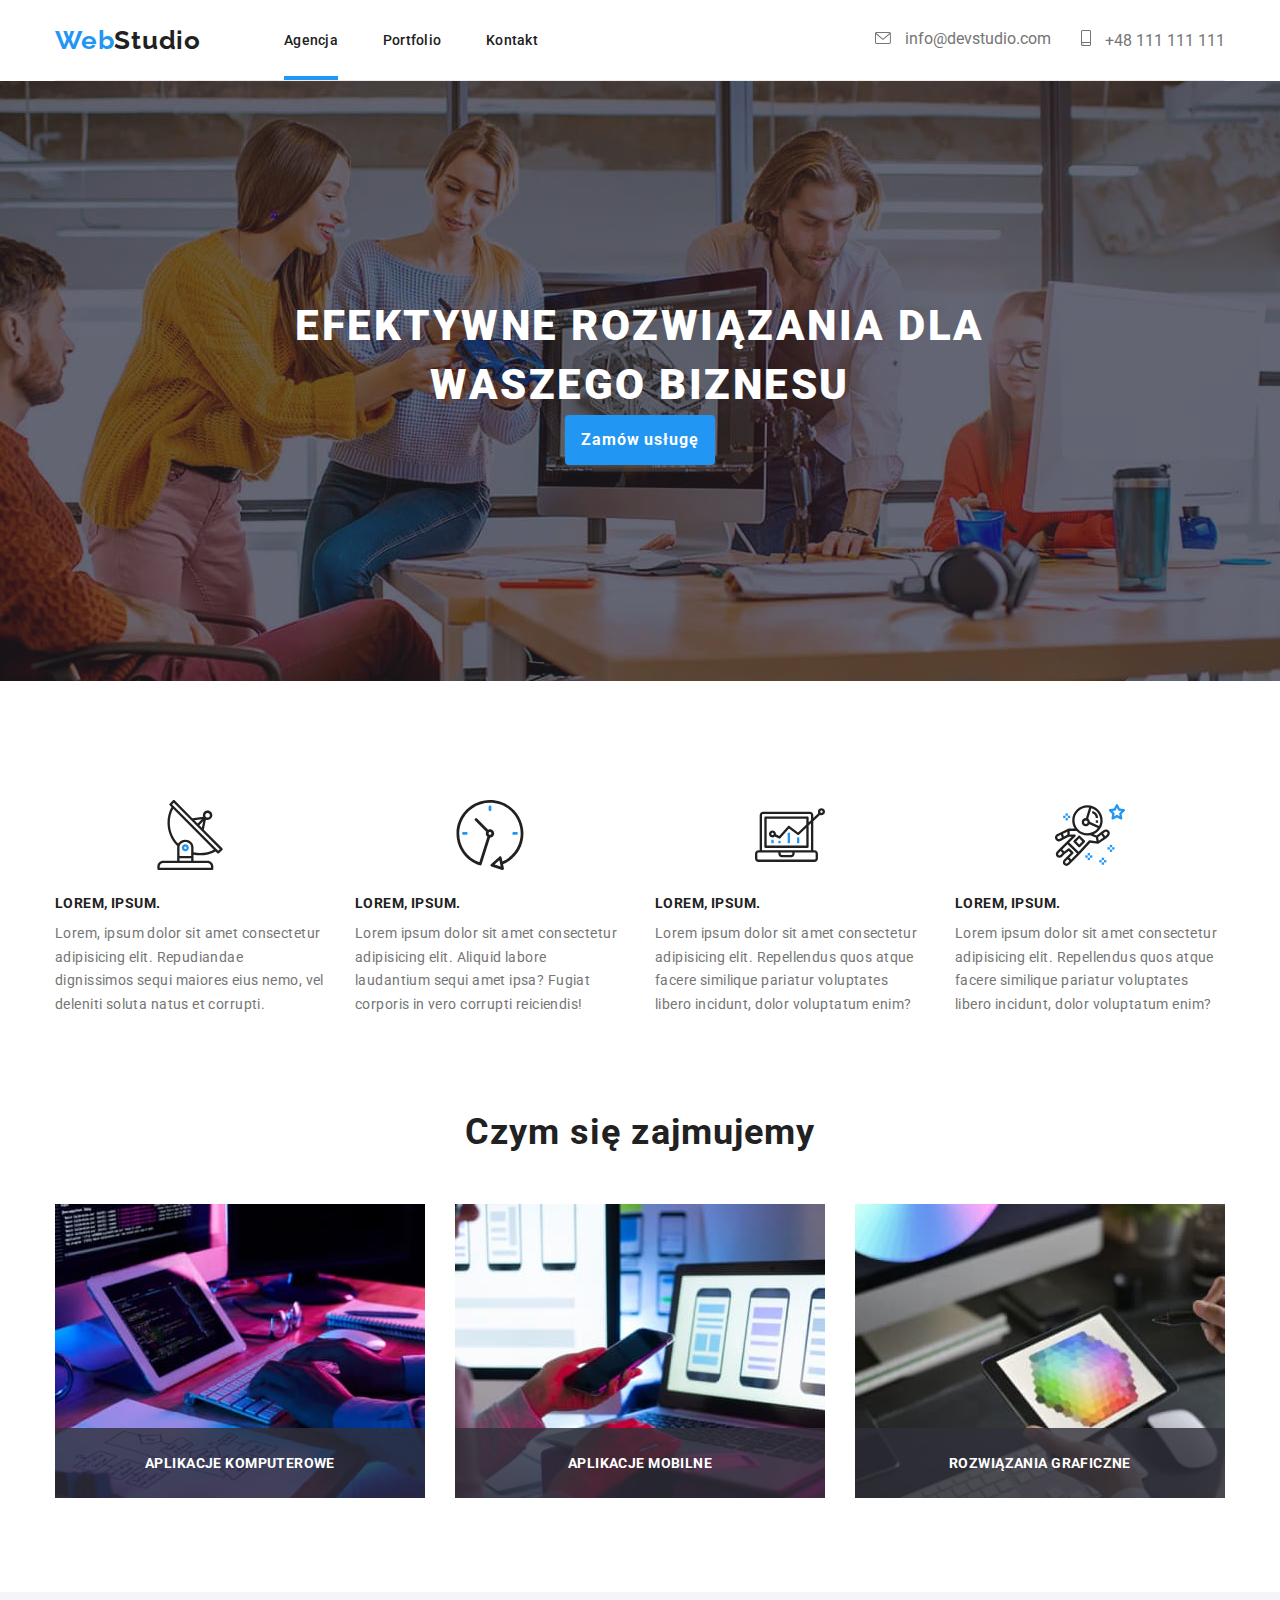
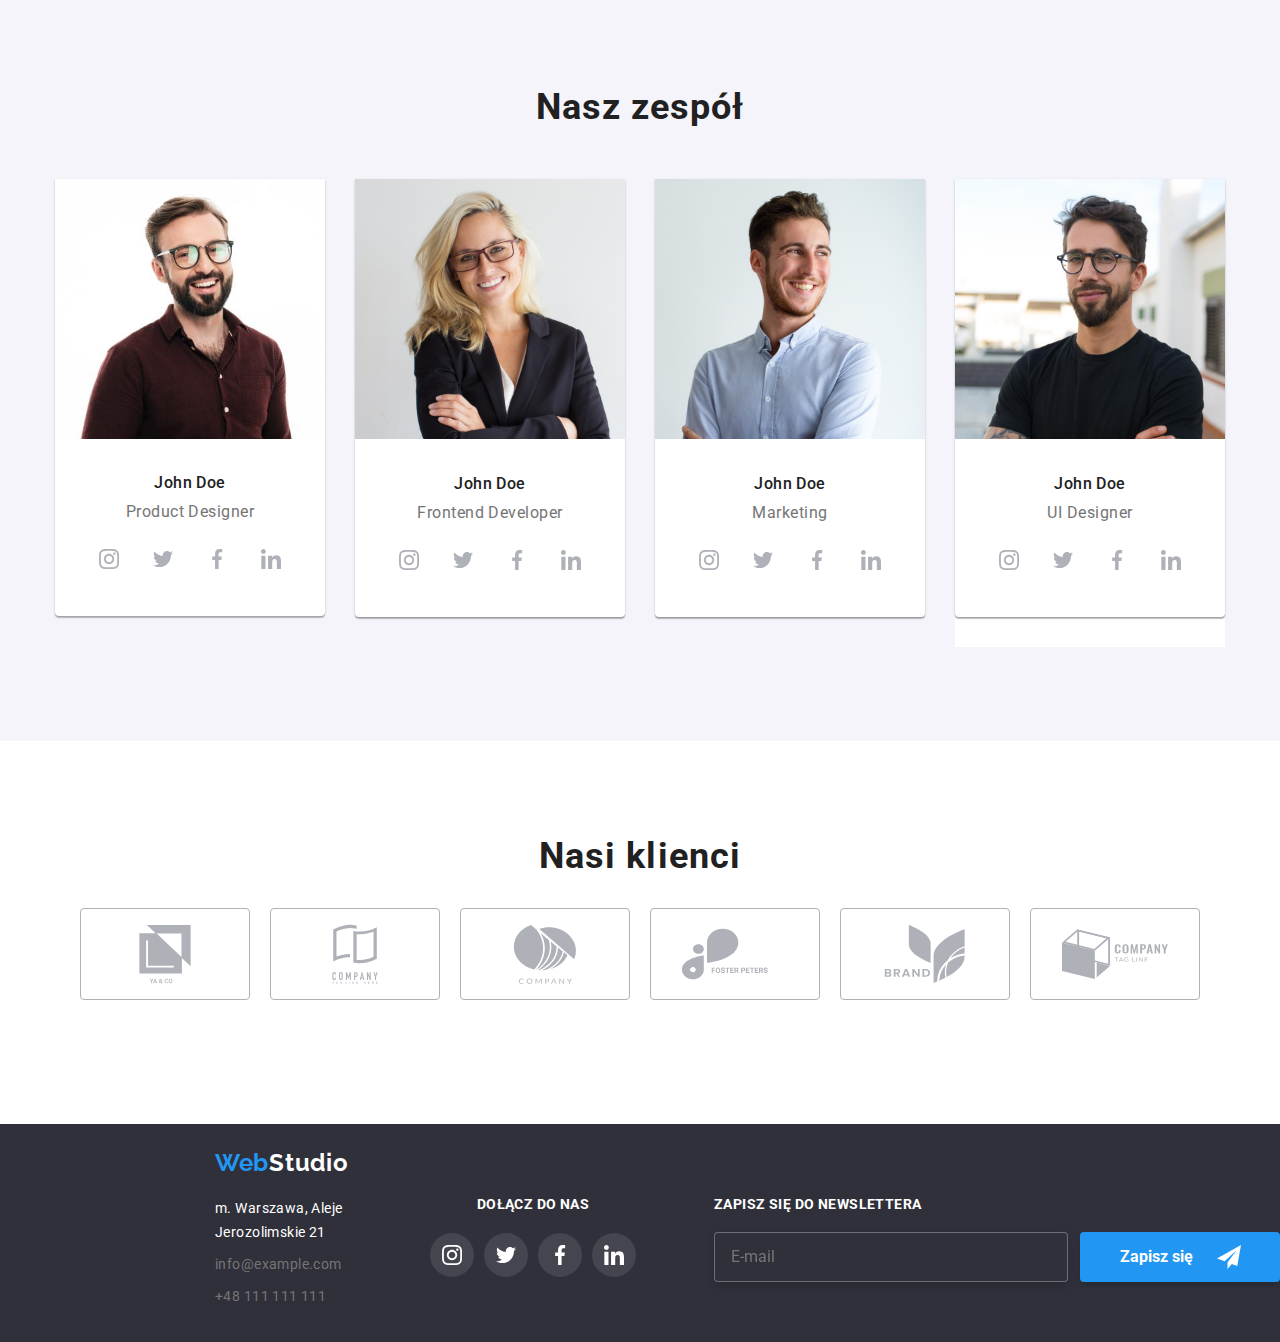
<file: index.html>
<!DOCTYPE html>
<html lang="pl-PL">
  <head>
    <meta charset="UTF-8" />
    <meta http-equiv="X-UA-Compatible" content="IE=edge" />
    <meta name="viewport" content="width=device-width, initial-scale=1.0" />

    <!-- Normalizacja CSS -->
    <link rel="stylesheet" href="./css/modern-normalize.css" />

    <link rel="stylesheet" href="./css/main.css" />
    <link rel="preconnect" href="https://fonts.googleapis.com" />
    <link rel="preconnect" href="https://fonts.gstatic.com" crossorigin />
    <link
      href="https://fonts.googleapis.com/css2?family=Raleway:wght@700&family=Roboto:wght@400;500;700;900&display=swap"
      rel="stylesheet"
    />
    <title>WebDesign - Home Page</title>
  </head>

  <body>
    <header class="menu menu--bott-border">
      <nav class="nav">
        <a href="./" class="nav__main-logo"
          ><span class="nav__main-logo--brad-color">Web</span>Studio</a
        >

        <ul class="nav__list">
          <li class="nav__list-item active">
            <a class="nav__list-link" href="./index.html">Agencja</a>
          </li>
          <li class="nav__list-item">
            <a class="nav__list-link" href="./portfolio.html">Portfolio</a>
          </li>
          <li class="nav__list-item"><a class="nav__list-link" href="#kontakt">Kontakt</a></li>
        </ul>
      </nav>

      <section>
        <ul class="nav-contact">
          <li class="nav-contact__item">
            <svg class="nav-contact__icon-before" height="12" width="16">
              <use href="./images/icons.svg#icon-envelope"></use>
            </svg>
            <a href="mailto:info@devstudio.com" class="nav-contact__link">info@devstudio.com</a>
          </li>
          <li class="nav-contact__item">
            <svg class="nav-contact__icon-before" width="10" height="16">
              <use href="./images/icons.svg#icon-smartphone"></use>
            </svg>
            <a href="tel:+48111111111" class="nav-contact__link">+48 111 111 111</a>
          </li>
        </ul>
      </section>

      <button
        class="menu__toggle-button js-open-menu"
        type="button"
        aria-expanded="false"
        aria-controls="mobile-menu"
      >
        <svg class="menu__toggle-button-icon" width="24" height="24">
          <use href="./images/icons.svg#icon-menu"></use>
        </svg>
      </button>

      <div class="menu-container js-menu-container" id="mobile-menu">
        <button class="menu__toggle-close-button js-close-menu">
          <svg class="menu__toggle-close-button-icon" width="19" height="19">
            <use href="./images/icons.svg#icon-close"></use>
          </svg>
        </button>

        <ul class="nav__mobile-menu-list">
          <li class="nav__mobile-menu-list-item">
            <a
              href="./index.html"
              class="nav__mobile-menu-list-item-link nav__mobile-menu-list-item-link--active"
              >Agencja</a
            >
          </li>
          <li class="nav__mobile-menu-list-item">
            <a href="./portfolio.html" class="nav__mobile-menu-list-item-link">Portfolio</a>
          </li>
          <li class="nav__mobile-menu-list-item">
            <a href="#contact" class="nav__mobile-menu-list-item-link">Kontakt</a>
          </li>
        </ul>

        <div class="nav__mobile-menu-contact-container">
          <ul class="nav__mobile-menu-contact">
            <li class="nav__mobile-menu-contact-item">
              <a class="nav__mobile-menu-contact-item-link--tel" href="tel:48111111111"
                >+48 111 111 111</a
              >
            </li>
            <li class="nav__mobile-menu-contact-item">
              <a class="nav__mobile-menu-contact-item-link--mail" href="mailto:info@devstudio.com"
                >info@devstudio.com</a
              >
            </li>
          </ul>

          <ul class="nav__mobile-menu-socials">
            <li class="nav__mobile-menu-socials-item">
              <a class="nav__mobile-menu-socials-item-link" href="#instagram">Instagram</a>
            </li>
            <li class="nav__mobile-menu-socials-item">
              <a class="nav__mobile-menu-socials-item-link" href="#twitter">Twitter</a>
            </li>
            <li class="nav__mobile-menu-socials-item">
              <a class="nav__mobile-menu-socials-item-link" href="#facebook">Facebook</a>
            </li>
            <li class="nav__mobile-menu-socials-item">
              <a class="nav__mobile-menu-socials-item-link" href="#linkedin">LinkedIn</a>
            </li>
          </ul>
        </div>
      </div>
    </header>

    <main>
      <section class="banner">
        <div class="banner--container">
          <h1 class="banner__motto">Efektywne rozwiązania dla waszego biznesu</h1>
          <button type="button" class="banner__button" data-modal-open>
            <span class="banner__button--font">Zamów usługę</span>
          </button>
        </div>
      </section>

      <!-- Okno modalne -->
      <div class="backdrop-modal is-hidden" data-modal>
        <div class="modal-window">
          <button type="button" class="modal-window__close-button" data-modal-close>
            <svg width="11" height="11">
              <use href="./images/icons.svg#icon-close"></use>
            </svg>
          </button>

          <h4 class="modal-window__heading">Zostaw swoje dane w formularzu poniżej</h4>
          <form>
            <div class="contact-form">
              <label class="contact-form__label"
                >Imię
                <input class="contact-form__input" type="text" name="name" required />
                <svg class="contact-form__icon" width="12" height="12">
                  <use href="./images/icons.svg#icon-person"></use>
                </svg>
              </label>

              <label class="contact-form__label"
                >Telefon
                <input class="contact-form__input" type="tel" name="tel" required />
                <svg class="contact-form__icon" width="13" height="13">
                  <use href="./images/icons.svg#icon-phone"></use>
                </svg>
              </label>

              <label class="contact-form__label"
                >Email
                <input class="contact-form__input" type="email" name="email-contact" required />
                <svg class="contact-form__icon" width="15" height="12">
                  <use href="./images/icons.svg#icon-email"></use>
                </svg>
              </label>

              <label class="contact-form__label"
                >Komentarz
                <textarea
                  class="contact-form__textarea"
                  name="comment"
                  id="comment"
                  cols="30"
                  rows="10"
                  placeholder="Wprowadź tekst"
                  required
                ></textarea>
              </label>

              <input class="contact-form__checkbox" id="rules-accept" type="checkbox" required />
              <label class="contact-form__checkbox-label" for="rules-accept">
                <span>
                  Oświadczam, iż akceptuję <a href="#rules">Regulamin</a> i
                  <a href="#private-politic">Politykę Prywatności</a>
                </span>
              </label>

              <button type="submit" class="contact-form__button">Wyślij</button>
            </div>
          </form>
        </div>
      </div>

      <section class="section-padding">
        <div class="page-width">
          <ul class="short-info">
            <li class="short-info__item">
              <figure>
                <svg class="short-info__icon" width="70" height="70">
                  <use href="./images/icons.svg#icon-antenna"></use>
                </svg>
                <h3 class="short-info__heading">Lorem, ipsum.</h3>
                <p class="short-info__paragraph">
                  Lorem, ipsum dolor sit amet consectetur adipisicing elit. Repudiandae dignissimos
                  sequi maiores eius nemo, vel deleniti soluta natus et corrupti.
                </p>
              </figure>
            </li>

            <li class="short-info__item">
              <figure>
                <svg class="short-info__icon" width="70" height="70">
                  <use href="./images/icons.svg#icon-clock"></use>
                </svg>
                <h3 class="short-info__heading">Lorem, ipsum.</h3>
                <p class="short-info__paragraph">
                  Lorem ipsum dolor sit amet consectetur adipisicing elit. Aliquid labore laudantium
                  sequi amet ipsa? Fugiat corporis in vero corrupti reiciendis!
                </p>
              </figure>
            </li>

            <li class="short-info__item">
              <figure>
                <svg class="short-info__icon" width="70" height="70">
                  <use href="./images/icons.svg#icon-diagram"></use>
                </svg>
                <h3 class="short-info__heading">Lorem, ipsum.</h3>
                <p class="short-info__paragraph">
                  Lorem ipsum dolor sit amet consectetur adipisicing elit. Repellendus quos atque
                  facere similique pariatur voluptates libero incidunt, dolor voluptatum enim?
                </p>
              </figure>
            </li>

            <li class="short-info__item">
              <figure>
                <svg class="short-info__icon" width="70" height="70">
                  <use href="./images/icons.svg#icon-astronaut"></use>
                </svg>
                <h3 class="short-info__heading">Lorem, ipsum.</h3>
                <p class="short-info__paragraph">
                  Lorem ipsum dolor sit amet consectetur adipisicing elit. Repellendus quos atque
                  facere similique pariatur voluptates libero incidunt, dolor voluptatum enim?
                </p>
              </figure>
            </li>
          </ul>

          <h2 class="spec-list--heading">Czym się zajmujemy</h2>
          <ul class="spec-list">
            <li class="spec-list__item">
              <img
                class="spec-list__image"
                src="./images/home/x1/desktop-apps.jpg"
                srcset="./images/home/x1/desktop-apps.jpg x1,
                ./images/home/x2/desktop-apps.jpg x2,
                ./images/home/x3/desktop-apps.jpg x3"
                alt="Programista pracujący przy swoim stanowisku"
                height="294"
                width="370"
              />
              <p class="spec-list__signature">Aplikacje komputerowe</p>
            </li>
            <li class="spec-list__item">
              <img
                class="spec-list__image"
                src="./images/home/x1/mobile-apps.jpg"
                srcset="./images/home/x1/mobile-apps.jpg x1,
                ./images/home/x2/mobile-apps.jpg x2,
                ./images/home/x3/mobile-apps.jpg x3"
                alt="Web UI designer przygotowujący aplikację"
                height="294"
                width="370"
              />
              <p class="spec-list__signature">Aplikacje mobilne</p>
            </li>
            <li class="spec-list__item">
              <img
                class="spec-list__image"
                src="./images/home/x1/designing.jpg"
                srcset="./images/home/x1/designing.jpg x1,
                ./images/home/x2/designing.jpg x2,
                ./images/home/x3/designing.jpg x3"
                alt="Grafik wybierający paletę kolorów dla aplikacji"
                height="294"
                width="370"
              />
              <p class="spec-list__signature">Rozwiązania graficzne</p>
            </li>
          </ul>
        </div>
      </section>

      <section class="section-padding team--background">
        <div class="page-width">
          <h2 class="team__heading">Nasz zespół</h2>
          <ul class="team__list">
            <li class="team__list-item">
              <figure class="team__figure-container">
                <img
                  src="./images/home/x1/johndoe1.jpg"
                  alt="Zdjęcie John'a Doe"
                  height="260"
                  width="270"
                  class="team__list-item-photo"
                />
                <figcaption>
                  <h3 class="team__worker-name">John Doe</h3>
                  <p class="team__worker-profession">Product Designer</p>

                  <ul class="team__socials-list">
                    <li class="team__socials-list-item">
                      <svg class="team__social-icon" height="44" width="44">
                        <use href="./images/icons.svg#icon-instagram"></use>
                      </svg>
                    </li>
                    <li class="team__socials-list-item">
                      <svg class="team__social-icon" height="44" width="44">
                        <use href="./images/icons.svg#icon-twitter"></use>
                      </svg>
                    </li>
                    <li class="team__socials-list-item">
                      <svg class="team__social-icon" height="44" width="44">
                        <use href="./images/icons.svg#icon-facebook"></use>
                      </svg>
                    </li>
                    <li class="team__socials-list-item">
                      <svg class="team__social-icon" height="44" width="44">
                        <use href="./images/icons.svg#icon-linkedin"></use>
                      </svg>
                    </li>
                  </ul>
                </figcaption>
              </figure>
            </li>

            <li class="team__list-item">
              <figure class="team__figure-container">
                <img
                  src="./images/home/x1/johndoe2.jpg"
                  alt="Zdjęcie John'a Doe"
                  height="260"
                  width="270"
                  class="team__list-item-photo"
                />
                <figcaption>
                  <h3 class="team__worker-name">John Doe</h3>
                  <p class="team__worker-profession">Frontend Developer</p>
                  <ul class="team__socials-list">
                    <li class="team__socials-list-item">
                      <svg class="team__social-icon" height="44" width="44">
                        <use href="./images/icons.svg#icon-instagram"></use>
                      </svg>
                    </li>
                    <li class="team__socials-list-item">
                      <svg class="team__social-icon" height="44" width="44">
                        <use href="./images/icons.svg#icon-twitter"></use>
                      </svg>
                    </li>
                    <li class="team__socials-list-item">
                      <svg class="team__social-icon" height="44" width="44">
                        <use href="./images/icons.svg#icon-facebook"></use>
                      </svg>
                    </li>
                    <li class="team__socials-list-item">
                      <svg class="team__social-icon" height="44" width="44">
                        <use href="./images/icons.svg#icon-linkedin"></use>
                      </svg>
                    </li>
                  </ul>
                </figcaption>
              </figure>
            </li>

            <li class="team__list-item">
              <figure class="team__figure-container">
                <img
                  src="./images/home/x1/johndoe3.jpg"
                  alt="Zdjęcie John'a Doe"
                  height="260"
                  width="270"
                  class="team__list-item-photo"
                />
                <figcaption>
                  <h3 class="team__worker-name">John Doe</h3>
                  <p class="team__worker-profession">Marketing</p>
                  <ul class="team__socials-list">
                    <li class="team__socials-list-item">
                      <svg class="team__social-icon" height="44" width="44">
                        <use href="./images/icons.svg#icon-instagram"></use>
                      </svg>
                    </li>
                    <li class="team__socials-list-item">
                      <svg class="team__social-icon" height="44" width="44">
                        <use href="./images/icons.svg#icon-twitter"></use>
                      </svg>
                    </li>
                    <li class="team__socials-list-item">
                      <svg class="team__social-icon" height="44" width="44">
                        <use href="./images/icons.svg#icon-facebook"></use>
                      </svg>
                    </li>
                    <li class="team__socials-list-item">
                      <svg class="team__social-icon" height="44" width="44">
                        <use href="./images/icons.svg#icon-linkedin"></use>
                      </svg>
                    </li>
                  </ul>
                </figcaption>
              </figure>
            </li>

            <li class="team__list-item">
              <figure class="team__figure-container">
                <img
                  src="./images/home/x1/johndoe4.jpg"
                  alt="Zdjęcie John'a Doe"
                  height="260"
                  width="270"
                  class="team__list-item-photo"
                />
                <figcaption>
                  <h3 class="team__worker-name">John Doe</h3>
                  <p class="team__worker-profession">UI Designer</p>
                  <ul class="team__socials-list">
                    <li class="team__socials-list-item">
                      <svg class="team__social-icon" height="44" width="44">
                        <use href="./images/icons.svg#icon-instagram"></use>
                      </svg>
                    </li>
                    <li class="team__socials-list-item">
                      <svg class="team__social-icon" height="44" width="44">
                        <use href="./images/icons.svg#icon-twitter"></use>
                      </svg>
                    </li>
                    <li class="team__socials-list-item">
                      <svg class="team__social-icon" height="44" width="44">
                        <use href="./images/icons.svg#icon-facebook"></use>
                      </svg>
                    </li>
                    <li class="team__socials-list-item">
                      <svg class="team__social-icon" height="44" width="44">
                        <use href="./images/icons.svg#icon-linkedin"></use>
                      </svg>
                    </li>
                  </ul>
                </figcaption>
              </figure>
            </li>
          </ul>
        </div>
      </section>

      <section class="section-padding">
        <div class="page-width">
          <h2 class="client__header">Nasi klienci</h2>
          <div class="client__list-container">
            <ul class="client__list">
              <li class="client__list-item">
                <svg width="106" height="60">
                  <use href="./images/icons.svg#icon-Client-1"></use>
                </svg>
              </li>
              <li class="client__list-item">
                <svg width="106" height="60">
                  <use href="./images/icons.svg#icon-Client-2"></use>
                </svg>
              </li>
              <li class="client__list-item">
                <svg width="106" height="60">
                  <use href="./images/icons.svg#icon-Client-3"></use>
                </svg>
              </li>
              <li class="client__list-item">
                <svg width="106" height="60">
                  <use href="./images/icons.svg#icon-Client-4"></use>
                </svg>
              </li>
              <li class="client__list-item">
                <svg width="106" height="60">
                  <use href="./images/icons.svg#icon-Client-5"></use>
                </svg>
              </li>
              <li class="client__list-item">
                <svg width="106" height="60">
                  <use href="./images/icons.svg#icon-Client-6"></use>
                </svg>
              </li>
            </ul>
          </div>
        </div>
      </section>
    </main>

    <footer>
      <section class="footer">
        <div class="page-width footer">
          <section class="footer--flex">
            <div class="footer__logo-container">
              <a href="./" class="footer__logo"
                >Web<span class="footer__logo--secondary">Studio</span></a
              >

              <address>
                <ul class="footer__contact">
                  <li class="footer__contact-item">m. Warszawa, Aleje Jerozolimskie 21</li>
                  <li class="footer__contact-item">
                    <a class="footer__contact-link" href="mailto:info@example.com"
                      >info@example.com</a
                    >
                  </li>
                  <li class="footer__contact-item">
                    <a class="footer__contact-link" href="tel:+48111111111">+48 111 111 111</a>
                  </li>
                </ul>
              </address>
            </div>

            <section class="footer-socials">
              <h4 class="footer-socials__heading">Dołącz do nas</h4>
              <ul class="footer-socials__list">
                <li class="footer-socials__list-item">
                  <svg class="footer-socials__icon" height="44" width="44">
                    <use href="./images/icons.svg#icon-instagram"></use>
                  </svg>
                </li>
                <li class="footer-socials__list-item">
                  <svg class="footer-socials__icon" height="44" width="44">
                    <use href="./images/icons.svg#icon-twitter"></use>
                  </svg>
                </li>
                <li class="footer-socials__list-item">
                  <svg class="footer-socials__icon" height="44" width="44">
                    <use href="./images/icons.svg#icon-facebook"></use>
                  </svg>
                </li>
                <li class="footer-socials__list-item">
                  <svg class="footer-socials__icon" height="44" width="44">
                    <use href="./images/icons.svg#icon-linkedin"></use>
                  </svg>
                </li>
              </ul>
            </section>
          </section>

          <section class="newsletter">
            <form class="newsletter__form">
              <label class="newsletter__label">Zapisz się do Newslettera</label>
              <div class="newsletter__input newsletter__input--flex">
                <input
                  class="newsletter__input--email"
                  type="email"
                  name="newsletter-email"
                  placeholder="E-mail"
                />
                <button type="submit" class="newsletter__button">
                  Zapisz się
                  <svg class="newsletter__button--icon" width="24" height="24">
                    <use href="./images/icons.svg#icon-send"></use>
                  </svg>
                </button>
              </div>
            </form>
          </section>
        </div>
      </section>
    </footer>

    <script src="./script/modal.js"></script>
    <script src="./script/mobile-menu.js"></script>
  </body>
</html>
</file>
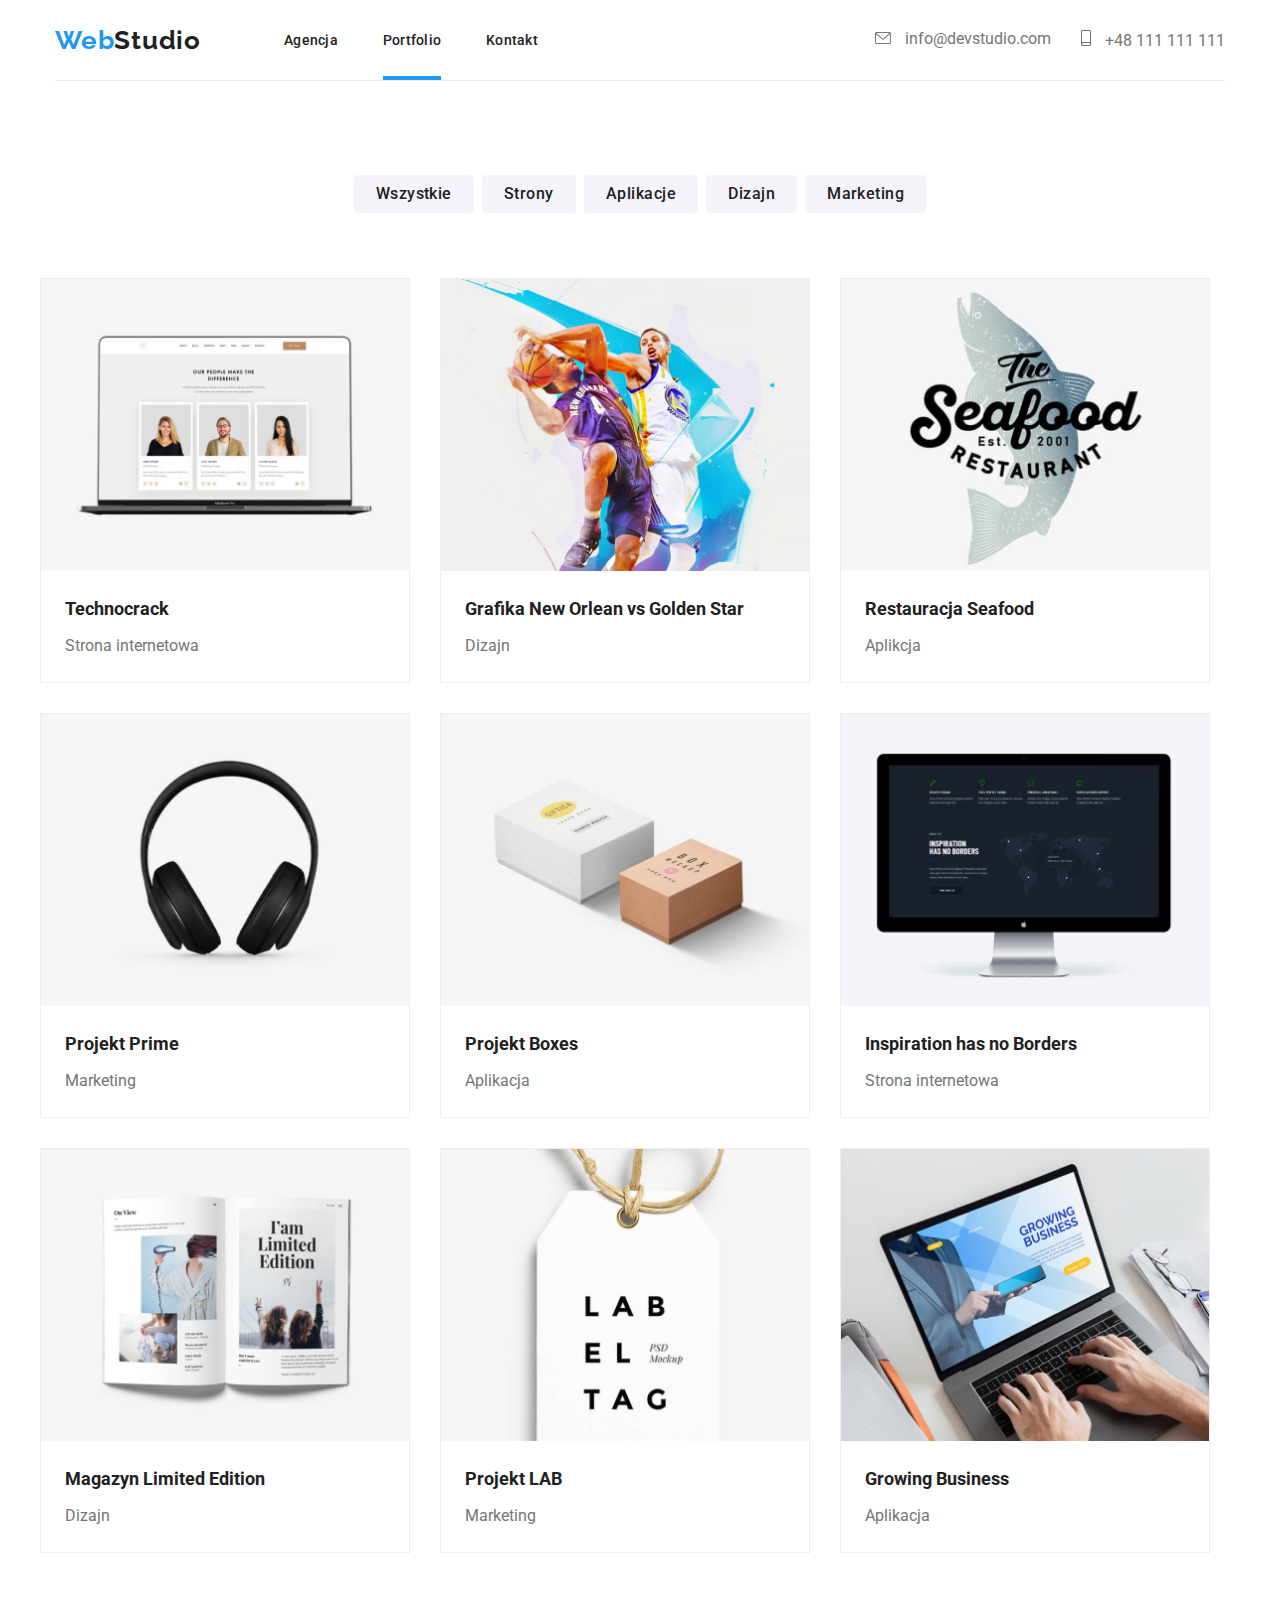
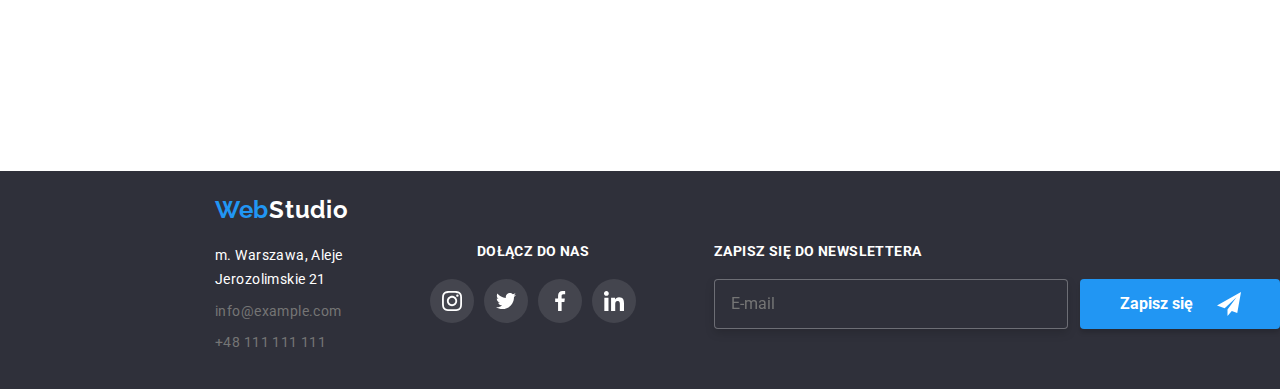
<file: portfolio.html>
<!DOCTYPE html>
<html lang="pl-PL">
  <head>
    <meta charset="UTF-8" />
    <meta http-equiv="X-UA-Compatible" content="IE=edge" />
    <meta name="viewport" content="width=device-width, initial-scale=1.0" />

    <!-- Normalizacja CSS -->
    <link rel="stylesheet" href="./css/modern-normalize.css" />

    <link rel="stylesheet" href="./css/main.css" />
    <link rel="preconnect" href="https://fonts.googleapis.com" />
    <link rel="preconnect" href="https://fonts.gstatic.com" crossorigin />
    <link
      href="https://fonts.googleapis.com/css2?family=Raleway:wght@700&family=Roboto:wght@400;500;700;900&display=swap"
      rel="stylesheet"
    />
    <title>WebDesign - Portfolio</title>
  </head>

  <body>
    <header class="menu menu--bott-border">
      <nav class="nav">
        <a href="./" class="nav__main-logo"
          ><span class="nav__main-logo--brad-color">Web</span>Studio</a
        >

        <ul class="nav__list">
          <li class="nav__list-item">
            <a class="nav__list-link" href="./index.html">Agencja</a>
          </li>
          <li class="nav__list-item active">
            <a class="nav__list-link" href="./portfolio.html">Portfolio</a>
          </li>
          <li class="nav__list-item"><a class="nav__list-link" href="#kontakt">Kontakt</a></li>
        </ul>
      </nav>

      <section>
        <ul class="nav-contact">
          <li class="nav-contact__item">
            <svg class="nav-contact__icon-before" height="12" width="16">
              <use href="./images/icons.svg#icon-envelope"></use>
            </svg>
            <a href="mailto:info@devstudio.com" class="nav-contact__link">info@devstudio.com</a>
          </li>
          <li class="nav-contact__item">
            <svg class="nav-contact__icon-before" width="10" height="16">
              <use href="./images/icons.svg#icon-smartphone"></use>
            </svg>
            <a href="tel:+48111111111" class="nav-contact__link">+48 111 111 111</a>
          </li>
        </ul>
      </section>

      <button
        class="menu__toggle-button js-open-menu"
        type="button"
        aria-expanded="false"
        aria-controls="mobile-menu"
      >
        <svg class="menu__toggle-button-icon" width="24" height="24">
          <use href="./images/icons.svg#icon-menu"></use>
        </svg>
      </button>

      <div class="menu-container js-menu-container" id="mobile-menu">
        <button class="menu__toggle-close-button js-close-menu">
          <svg class="menu__toggle-close-button-icon" width="19" height="19">
            <use href="./images/icons.svg#icon-close"></use>
          </svg>
        </button>

        <ul class="nav__mobile-menu-list">
          <li class="nav__mobile-menu-list-item">
            <a href="./index.html" class="nav__mobile-menu-list-item-link">Agencja</a>
          </li>
          <li class="nav__mobile-menu-list-item">
            <a
              href="./portfolio.html"
              class="nav__mobile-menu-list-item-link nav__mobile-menu-list-item-link--active"
              >Portfolio</a
            >
          </li>
          <li class="nav__mobile-menu-list-item">
            <a href="#contact" class="nav__mobile-menu-list-item-link">Kontakt</a>
          </li>
        </ul>

        <div class="nav__mobile-menu-contact-container">
          <ul class="nav__mobile-menu-contact">
            <li class="nav__mobile-menu-contact-item">
              <a class="nav__mobile-menu-contact-item-link--tel" href="tel:48111111111"
                >+48 111 111 111</a
              >
            </li>
            <li class="nav__mobile-menu-contact-item">
              <a class="nav__mobile-menu-contact-item-link--mail" href="mailto:info@devstudio.com"
                >info@devstudio.com</a
              >
            </li>
          </ul>

          <ul class="nav__mobile-menu-socials">
            <li class="nav__mobile-menu-socials-item">
              <a class="nav__mobile-menu-socials-item-link" href="#instagram">Instagram</a>
            </li>
            <li class="nav__mobile-menu-socials-item">
              <a class="nav__mobile-menu-socials-item-link" href="#twitter">Twitter</a>
            </li>
            <li class="nav__mobile-menu-socials-item">
              <a class="nav__mobile-menu-socials-item-link" href="#facebook">Facebook</a>
            </li>
            <li class="nav__mobile-menu-socials-item">
              <a class="nav__mobile-menu-socials-item-link" href="#linkedin">LinkedIn</a>
            </li>
          </ul>
        </div>
      </div>
    </header>

    <main>
      <div class="section-padding">
        <ul class="projects-sort">
          <li class="projects-sort__button">
            <button type="button" class="projects-sort__button--apperance">Wszystkie</button>
          </li>
          <li class="projects-sort__button">
            <button type="button" class="projects-sort__button--apperance">Strony</button>
          </li>
          <li class="projects-sort__button">
            <button type="button" class="projects-sort__button--apperance">Aplikacje</button>
          </li>
          <li class="projects-sort__button">
            <button type="button" class="projects-sort__button--apperance">Dizajn</button>
          </li>
          <li class="projects-sort__button">
            <button type="button" class="projects-sort__button--apperance">Marketing</button>
          </li>
        </ul>

        <div class="projects-list-container">
          <ul class="projects-list">
            <li class="projects-list__item">
              <figure class="projects-list__box">
                <img
                  class="projects-list__image"
                  src="./images/portfolio/x1/technocrack.jpg"
                  srcset="./images/portfolio/x1/technocrack.jpg x1,
                ./images/portfolio/x2/technocrack.jpg x2,
                ./images/portfolio/x3/technocrack.jpg x3"
                  alt="Prezentacja strony internetowej"
                />
                <p class="projects-list__discription">
                  Technocrack jest popularną platformą wykorzystywaną do rozpowszechniania
                  koronawirusa. Firmy wykorzystują tę platformę do celów szpiegowskich i ataków na
                  niezabezpieczone serwery konkurencji
                </p>
                <figcaption class="projects-list__info">
                  <h3 class="projects-list__title">Technocrack</h3>
                  <p class="projects-list__type">Strona internetowa</p>
                </figcaption>
              </figure>
            </li>
            <li class="projects-list__item">
              <figure class="projects-list__box">
                <img
                  src="./images/portfolio/x1/novsgs.jpg"
                  srcset="./images/portfolio/x1/novsgs.jpg x1,
                ./images/portfolio/x2/novsgs.jpg x2,
                ./images/portfolio/x3/novsgs.jpg x3"
                  alt="Walka o piłkę w meczu koszykarskim"
                />
                <p class="projects-list__discription">
                  Technocrack jest popularną platformą wykorzystywaną do rozpowszechniania
                  koronawirusa. Firmy wykorzystują tę platformę do celów szpiegowskich i ataków na
                  niezabezpieczone serwery konkurencji
                </p>
                <figcaption class="projects-list__info">
                  <h3 class="projects-list__title">Grafika New Orlean vs Golden Star</h3>
                  <p class="projects-list__type">Dizajn</p>
                </figcaption>
              </figure>
            </li>
            <li class="projects-list__item">
              <figure class="projects-list__box">
                <img
                  src="./images/portfolio/x1/seafoodrestaurant.jpg"
                  srcset="./images/portfolio/x1/seafoodrestaurant.jpg x1,
                ./images/portfolio/x2/seafoodrestaurant.jpg x2,
                ./images/portfolio/x3/seafoodrestaurant.jpg x3"
                  alt="Logo restauracji Seafood"
                />
                <p class="projects-list__discription">
                  Technocrack jest popularną platformą wykorzystywaną do rozpowszechniania
                  koronawirusa. Firmy wykorzystują tę platformę do celów szpiegowskich i ataków na
                  niezabezpieczone serwery konkurencji
                </p>
                <figcaption class="projects-list__info">
                  <h3 class="projects-list__title">Restauracja Seafood</h3>
                  <p class="projects-list__type">Aplikcja</p>
                </figcaption>
              </figure>
            </li>
            <li class="projects-list__item">
              <figure class="projects-list__box">
                <img
                  src="./images/portfolio/x1/headphones.jpg"
                  srcset="./images/portfolio/x1/headphones.jpg x1,
                ./images/portfolio/x2/headphones.jpg x2,
                ./images/portfolio/x3/headphones.jpg x3"
                  alt="Słuchawki nauszne"
                />
                <p class="projects-list__discription">
                  Technocrack jest popularną platformą wykorzystywaną do rozpowszechniania
                  koronawirusa. Firmy wykorzystują tę platformę do celów szpiegowskich i ataków na
                  niezabezpieczone serwery konkurencji
                </p>
                <figcaption class="projects-list__info">
                  <h3 class="projects-list__title">Projekt Prime</h3>
                  <p class="projects-list__type">Marketing</p>
                </figcaption>
              </figure>
            </li>
            <li class="projects-list__item">
              <figure class="projects-list__box">
                <img
                  src="./images/portfolio/x1/boxes.jpg"
                  srcset="./images/portfolio/x1/boxes.jpg x1,
                ./images/portfolio/x2/boxes.jpg x2,
                ./images/portfolio/x3/boxes.jpg x3"
                  alt="Dwa pudełka kartonowe"
                />
                <p class="projects-list__discription">
                  Technocrack jest popularną platformą wykorzystywaną do rozpowszechniania
                  koronawirusa. Firmy wykorzystują tę platformę do celów szpiegowskich i ataków na
                  niezabezpieczone serwery konkurencji
                </p>
                <figcaption class="projects-list__info">
                  <h3 class="projects-list__title">Projekt Boxes</h3>
                  <p class="projects-list__type">Aplikacja</p>
                </figcaption>
              </figure>
            </li>
            <li class="projects-list__item">
              <figure class="projects-list__box">
                <img
                  src="./images/portfolio/x1/macscreen.jpg"
                  srcset="./images/portfolio/x1/macscreen.jpg x1,
                ./images/portfolio/x2/macscreen.jpg x2,
                ./images/portfolio/x3/macscreen.jpg x3"
                  alt="Screen strony internetowej"
                />
                <p class="projects-list__discription">
                  Technocrack jest popularną platformą wykorzystywaną do rozpowszechniania
                  koronawirusa. Firmy wykorzystują tę platformę do celów szpiegowskich i ataków na
                  niezabezpieczone serwery konkurencji
                </p>
                <figcaption class="projects-list__info">
                  <h3 class="projects-list__title">Inspiration has no Borders</h3>
                  <p class="projects-list__type">Strona internetowa</p>
                </figcaption>
              </figure>
            </li>
            <li class="projects-list__item">
              <figure class="projects-list__box">
                <img
                  src="./images/portfolio/x1/magazine.jpg"
                  srcset="./images/portfolio/x1/magazine.jpg x1,
                ./images/portfolio/x2/magazine.jpg x2,
                ./images/portfolio/x3/magazine.jpg x3"
                  alt="Otwarty gazeta"
                />
                <p class="projects-list__discription">
                  Technocrack jest popularną platformą wykorzystywaną do rozpowszechniania
                  koronawirusa. Firmy wykorzystują tę platformę do celów szpiegowskich i ataków na
                  niezabezpieczone serwery konkurencji
                </p>
                <figcaption class="projects-list__info">
                  <h3 class="projects-list__title">Magazyn Limited Edition</h3>
                  <p class="projects-list__type">Dizajn</p>
                </figcaption>
              </figure>
            </li>
            <li class="projects-list__item">
              <figure class="projects-list__box">
                <img
                  src="./images/portfolio/x1/lab.jpg"
                  srcset="./images/portfolio/x1/lab.jpg x1,
                ./images/portfolio/x2/lab.jpg x2,
                ./images/portfolio/x3/lab.jpg x3"
                  alt="Logo projektu LAB"
                />
                <p class="projects-list__discription">
                  Technocrack jest popularną platformą wykorzystywaną do rozpowszechniania
                  koronawirusa. Firmy wykorzystują tę platformę do celów szpiegowskich i ataków na
                  niezabezpieczone serwery konkurencji
                </p>
                <figcaption class="projects-list__info">
                  <h3 class="projects-list__title">Projekt LAB</h3>
                  <p class="projects-list__type">Marketing</p>
                </figcaption>
              </figure>
            </li>
            <li class="projects-list__item">
              <figure class="projects-list__box">
                <img
                  src="./images/portfolio/x1/growingbusiness.jpg"
                  srcset="./images/portfolio/x1/growingbusiness.jpg x1,
                ./images/portfolio/x2/growingbusiness.jpg x2,
                ./images/portfolio/x3/growingbusiness.jpg x3"
                  alt="Osoba pracująca przy komputerze"
                />
                <p class="projects-list__discription">
                  Technocrack jest popularną platformą wykorzystywaną do rozpowszechniania
                  koronawirusa. Firmy wykorzystują tę platformę do celów szpiegowskich i ataków na
                  niezabezpieczone serwery konkurencji
                </p>
                <figcaption class="projects-list__info">
                  <h3 class="projects-list__title">Growing Business</h3>
                  <p class="projects-list__type">Aplikacja</p>
                </figcaption>
              </figure>
            </li>
          </ul>
        </div>
      </div>
    </main>

    <footer>
      <section class="footer">
        <div class="page-width footer">
          <section class="footer--flex">
            <div class="footer__logo-container">
              <a href="./" class="footer__logo"
                >Web<span class="footer__logo--secondary">Studio</span></a
              >

              <address>
                <ul class="footer__contact">
                  <li class="footer__contact-item">m. Warszawa, Aleje Jerozolimskie 21</li>
                  <li class="footer__contact-item">
                    <a class="footer__contact-link" href="mailto:info@example.com"
                      >info@example.com</a
                    >
                  </li>
                  <li class="footer__contact-item">
                    <a class="footer__contact-link" href="tel:+48111111111">+48 111 111 111</a>
                  </li>
                </ul>
              </address>
            </div>

            <section class="footer-socials">
              <h4 class="footer-socials__heading">Dołącz do nas</h4>
              <ul class="footer-socials__list">
                <li class="footer-socials__list-item">
                  <svg class="footer-socials__icon" height="44" width="44">
                    <use href="./images/icons.svg#icon-instagram"></use>
                  </svg>
                </li>
                <li class="footer-socials__list-item">
                  <svg class="footer-socials__icon" height="44" width="44">
                    <use href="./images/icons.svg#icon-twitter"></use>
                  </svg>
                </li>
                <li class="footer-socials__list-item">
                  <svg class="footer-socials__icon" height="44" width="44">
                    <use href="./images/icons.svg#icon-facebook"></use>
                  </svg>
                </li>
                <li class="footer-socials__list-item">
                  <svg class="footer-socials__icon" height="44" width="44">
                    <use href="./images/icons.svg#icon-linkedin"></use>
                  </svg>
                </li>
              </ul>
            </section>
          </section>

          <section class="newsletter">
            <form class="newsletter__form">
              <label class="newsletter__label">Zapisz się do Newslettera</label>
              <div class="newsletter__input newsletter__input--flex">
                <input
                  class="newsletter__input--email"
                  type="email"
                  name="newsletter-email"
                  placeholder="E-mail"
                />
                <button type="submit" class="newsletter__button">
                  Zapisz się
                  <svg class="newsletter__button--icon" width="24" height="24">
                    <use href="./images/icons.svg#icon-send"></use>
                  </svg>
                </button>
              </div>
            </form>
          </section>
        </div>
      </section>
    </footer>

    <script src="./script/modal.js"></script>
    <script src="./script/mobile-menu.js"></script>
  </body>
</html>
</file>
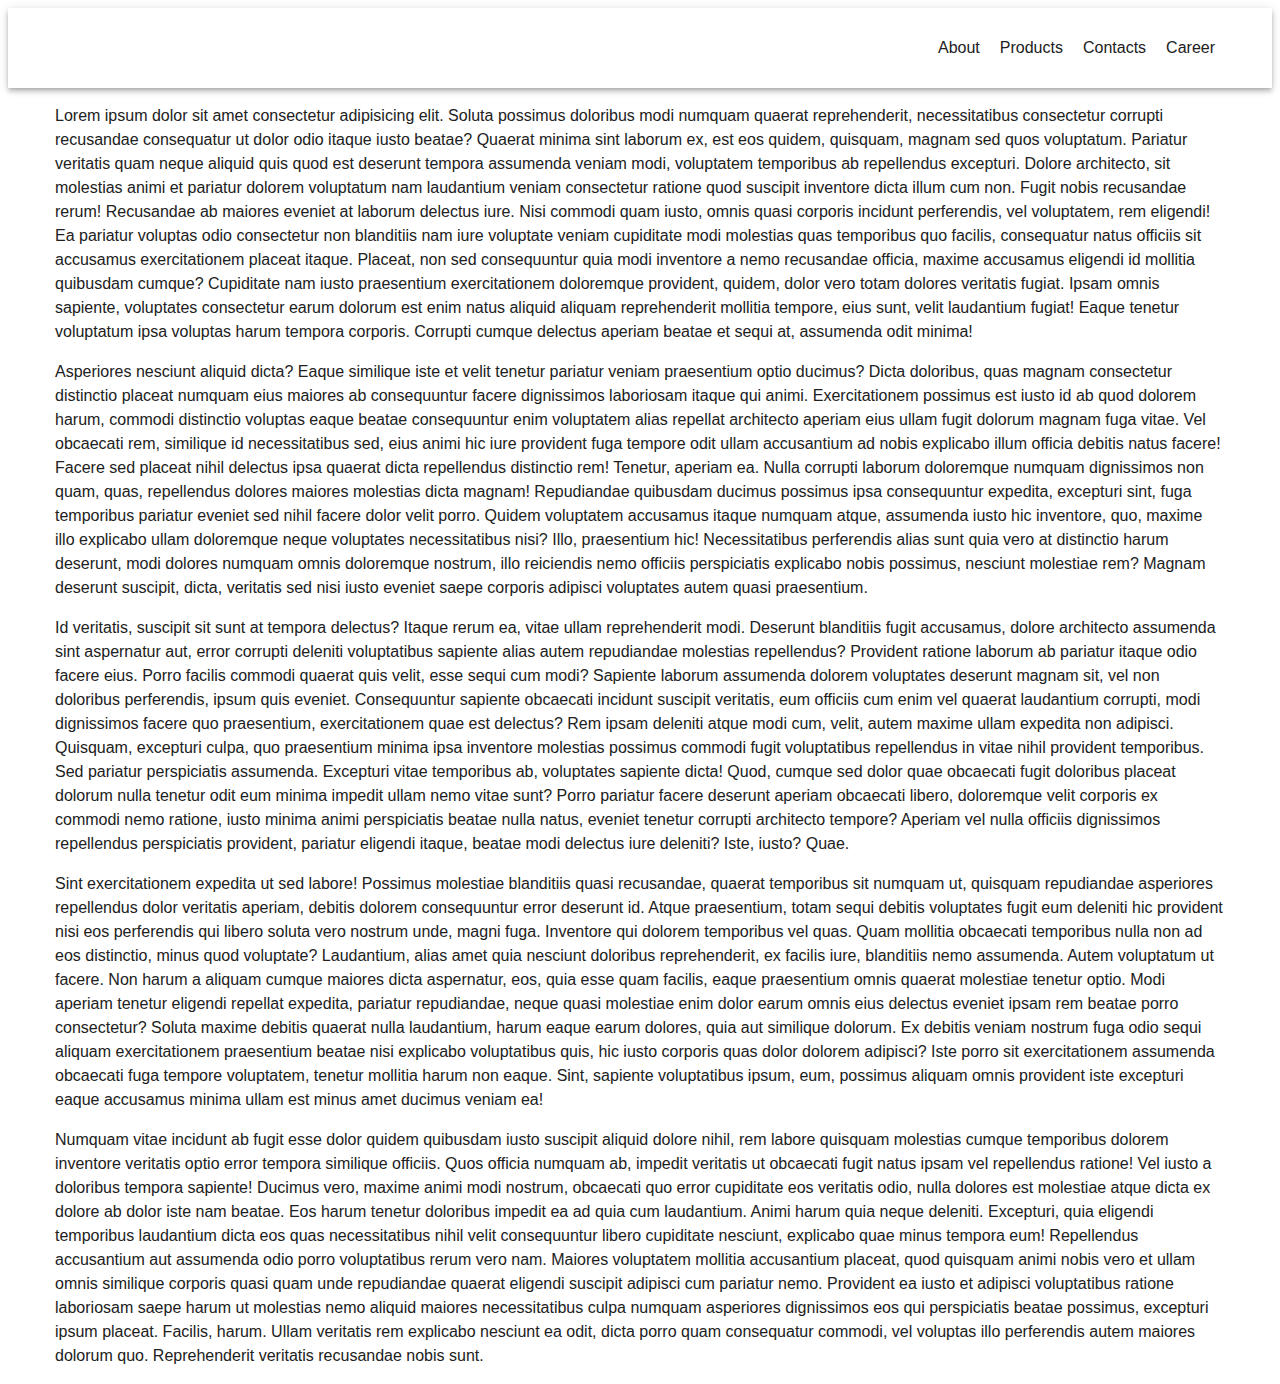
<file: test.html>
<!DOCTYPE html>
<html lang="ru">
  <head>
    <meta charset="UTF-8" />
    <meta name="viewport" content="width=device-width, initial-scale=1.0" />
    <title>Mobile menu workshop</title>
    <link
      rel="stylesheet"
      href="https://cdnjs.cloudflare.com/ajax/libs/modern-normalize/1.0.0/modern-normalize.min.css"
      integrity="sha512-ISS7cAi1PEhQ8jnbJpJZMd29NlhNj4AWYyLOSp2CE/CsHxTCu+r+t0D2yoJudVrd0/8fTVPUVDzY5Tvli75u/g=="
      crossorigin="anonymous"
    />
    <style>
      body {
        font-family: -apple-system, BlinkMacSystemFont, 'Segoe UI', Roboto, Oxygen, Ubuntu,
          Cantarell, 'Open Sans', 'Helvetica Neue', sans-serif;
        line-height: 1.5;
        color: #212121;
        background-color: #fff;
      }
      .container {
        min-width: 320px;
        max-width: 1170px;
        padding-left: 15px;
        padding-right: 15px;
        margin-left: auto;
        margin-right: auto;
      }
      .page-header {
        box-shadow: 0px 2px 4px -1px rgb(0 0 0 / 20%), 0px 4px 5px 0px rgb(0 0 0 / 14%),
          0px 1px 10px 0px rgb(0 0 0 / 12%);
      }
      .page-header .container {
        min-height: 80px;
        display: flex;
        align-items: center;
        justify-content: flex-end;
      }
      .menu {
        display: flex;
        padding: 0;
        margin: 0;
        list-style: none;
      }
      @media (max-width: 767px) {
        .menu {
          display: none;
        }
      }
      .menu .link {
        padding: 10px;
        color: inherit;
        text-decoration: none;
      }
      .menu .link:hover,
      .menu .link:focus {
        text-decoration: underline;
      }
      .menu-toggle {
        min-height: 40px;
        min-width: 40px;
        display: flex;
        align-items: center;
        justify-content: center;
        margin: 0;
        padding: 0;
        background-color: transparent;
        cursor: pointer;
        border: none;
        border-radius: 50%;
        outline: none;
      }
      @media (min-width: 768px) {
        .menu-toggle {
          display: none;
        }
      }
      .menu-toggle:hover,
      .menu-toggle:focus {
        background-color: rgba(0, 0, 0, 0.1);
      }
      .menu-container {
        position: fixed;
        top: 0;
        left: 0;
        width: 100vw;
        height: 100vh;
        padding: 32px;
        background-color: #3f51b5;
        z-index: 999;
        transform: translateX(100%);
        transition: transform 250ms ease-in-out;
      }
      .menu-container.is-open {
        transform: translateX(0);
      }
      .menu-container .menu-toggle {
        position: absolute;
        top: 16px;
        right: 16px;
        color: #fff;
      }
      .mobile-menu {
        padding: 0;
        margin: 0;
        list-style: none;
      }
      .mobile-menu .link {
        display: block;
        padding: 10px;
        color: #fff;
        text-decoration: none;
      }
    </style>
  </head>
  <body>
    <header class="page-header">
      <div class="container">
        <button class="menu-toggle js-open-menu" aria-expanded="false" aria-controls="mobile-menu">
          <svg
            width="24"
            height="24"
            fill="currentColor"
            viewBox="0 0 20 20"
            xmlns="http://www.w3.org/2000/svg"
          >
            <path
              fill-rule="evenodd"
              d="M3 5a1 1 0 011-1h12a1 1 0 110 2H4a1 1 0 01-1-1zM3 10a1 1 0 011-1h12a1 1 0 110 2H4a1 1 0 01-1-1zM3 15a1 1 0 011-1h12a1 1 0 110 2H4a1 1 0 01-1-1z"
              clip-rule="evenodd"
            ></path>
          </svg>
        </button>

        <ul class="menu">
          <li><a href="" class="link">About</a></li>
          <li><a href="" class="link">Products</a></li>
          <li><a href="" class="link">Contacts</a></li>
          <li><a href="" class="link">Career</a></li>
        </ul>
      </div>
    </header>

    <main>
      <div class="container">
        <p>
          Lorem ipsum dolor sit amet consectetur adipisicing elit. Soluta possimus doloribus modi
          numquam quaerat reprehenderit, necessitatibus consectetur corrupti recusandae consequatur
          ut dolor odio itaque iusto beatae? Quaerat minima sint laborum ex, est eos quidem,
          quisquam, magnam sed quos voluptatum. Pariatur veritatis quam neque aliquid quis quod est
          deserunt tempora assumenda veniam modi, voluptatem temporibus ab repellendus excepturi.
          Dolore architecto, sit molestias animi et pariatur dolorem voluptatum nam laudantium
          veniam consectetur ratione quod suscipit inventore dicta illum cum non. Fugit nobis
          recusandae rerum! Recusandae ab maiores eveniet at laborum delectus iure. Nisi commodi
          quam iusto, omnis quasi corporis incidunt perferendis, vel voluptatem, rem eligendi! Ea
          pariatur voluptas odio consectetur non blanditiis nam iure voluptate veniam cupiditate
          modi molestias quas temporibus quo facilis, consequatur natus officiis sit accusamus
          exercitationem placeat itaque. Placeat, non sed consequuntur quia modi inventore a nemo
          recusandae officia, maxime accusamus eligendi id mollitia quibusdam cumque? Cupiditate nam
          iusto praesentium exercitationem doloremque provident, quidem, dolor vero totam dolores
          veritatis fugiat. Ipsam omnis sapiente, voluptates consectetur earum dolorum est enim
          natus aliquid aliquam reprehenderit mollitia tempore, eius sunt, velit laudantium fugiat!
          Eaque tenetur voluptatum ipsa voluptas harum tempora corporis. Corrupti cumque delectus
          aperiam beatae et sequi at, assumenda odit minima!
        </p>
        <p>
          Asperiores nesciunt aliquid dicta? Eaque similique iste et velit tenetur pariatur veniam
          praesentium optio ducimus? Dicta doloribus, quas magnam consectetur distinctio placeat
          numquam eius maiores ab consequuntur facere dignissimos laboriosam itaque qui animi.
          Exercitationem possimus est iusto id ab quod dolorem harum, commodi distinctio voluptas
          eaque beatae consequuntur enim voluptatem alias repellat architecto aperiam eius ullam
          fugit dolorum magnam fuga vitae. Vel obcaecati rem, similique id necessitatibus sed, eius
          animi hic iure provident fuga tempore odit ullam accusantium ad nobis explicabo illum
          officia debitis natus facere! Facere sed placeat nihil delectus ipsa quaerat dicta
          repellendus distinctio rem! Tenetur, aperiam ea. Nulla corrupti laborum doloremque numquam
          dignissimos non quam, quas, repellendus dolores maiores molestias dicta magnam!
          Repudiandae quibusdam ducimus possimus ipsa consequuntur expedita, excepturi sint, fuga
          temporibus pariatur eveniet sed nihil facere dolor velit porro. Quidem voluptatem
          accusamus itaque numquam atque, assumenda iusto hic inventore, quo, maxime illo explicabo
          ullam doloremque neque voluptates necessitatibus nisi? Illo, praesentium hic!
          Necessitatibus perferendis alias sunt quia vero at distinctio harum deserunt, modi dolores
          numquam omnis doloremque nostrum, illo reiciendis nemo officiis perspiciatis explicabo
          nobis possimus, nesciunt molestiae rem? Magnam deserunt suscipit, dicta, veritatis sed
          nisi iusto eveniet saepe corporis adipisci voluptates autem quasi praesentium.
        </p>
        <p>
          Id veritatis, suscipit sit sunt at tempora delectus? Itaque rerum ea, vitae ullam
          reprehenderit modi. Deserunt blanditiis fugit accusamus, dolore architecto assumenda sint
          aspernatur aut, error corrupti deleniti voluptatibus sapiente alias autem repudiandae
          molestias repellendus? Provident ratione laborum ab pariatur itaque odio facere eius.
          Porro facilis commodi quaerat quis velit, esse sequi cum modi? Sapiente laborum assumenda
          dolorem voluptates deserunt magnam sit, vel non doloribus perferendis, ipsum quis eveniet.
          Consequuntur sapiente obcaecati incidunt suscipit veritatis, eum officiis cum enim vel
          quaerat laudantium corrupti, modi dignissimos facere quo praesentium, exercitationem quae
          est delectus? Rem ipsam deleniti atque modi cum, velit, autem maxime ullam expedita non
          adipisci. Quisquam, excepturi culpa, quo praesentium minima ipsa inventore molestias
          possimus commodi fugit voluptatibus repellendus in vitae nihil provident temporibus. Sed
          pariatur perspiciatis assumenda. Excepturi vitae temporibus ab, voluptates sapiente dicta!
          Quod, cumque sed dolor quae obcaecati fugit doloribus placeat dolorum nulla tenetur odit
          eum minima impedit ullam nemo vitae sunt? Porro pariatur facere deserunt aperiam obcaecati
          libero, doloremque velit corporis ex commodi nemo ratione, iusto minima animi perspiciatis
          beatae nulla natus, eveniet tenetur corrupti architecto tempore? Aperiam vel nulla
          officiis dignissimos repellendus perspiciatis provident, pariatur eligendi itaque, beatae
          modi delectus iure deleniti? Iste, iusto? Quae.
        </p>
        <p>
          Sint exercitationem expedita ut sed labore! Possimus molestiae blanditiis quasi
          recusandae, quaerat temporibus sit numquam ut, quisquam repudiandae asperiores repellendus
          dolor veritatis aperiam, debitis dolorem consequuntur error deserunt id. Atque
          praesentium, totam sequi debitis voluptates fugit eum deleniti hic provident nisi eos
          perferendis qui libero soluta vero nostrum unde, magni fuga. Inventore qui dolorem
          temporibus vel quas. Quam mollitia obcaecati temporibus nulla non ad eos distinctio, minus
          quod voluptate? Laudantium, alias amet quia nesciunt doloribus reprehenderit, ex facilis
          iure, blanditiis nemo assumenda. Autem voluptatum ut facere. Non harum a aliquam cumque
          maiores dicta aspernatur, eos, quia esse quam facilis, eaque praesentium omnis quaerat
          molestiae tenetur optio. Modi aperiam tenetur eligendi repellat expedita, pariatur
          repudiandae, neque quasi molestiae enim dolor earum omnis eius delectus eveniet ipsam rem
          beatae porro consectetur? Soluta maxime debitis quaerat nulla laudantium, harum eaque
          earum dolores, quia aut similique dolorum. Ex debitis veniam nostrum fuga odio sequi
          aliquam exercitationem praesentium beatae nisi explicabo voluptatibus quis, hic iusto
          corporis quas dolor dolorem adipisci? Iste porro sit exercitationem assumenda obcaecati
          fuga tempore voluptatem, tenetur mollitia harum non eaque. Sint, sapiente voluptatibus
          ipsum, eum, possimus aliquam omnis provident iste excepturi eaque accusamus minima ullam
          est minus amet ducimus veniam ea!
        </p>
        <p>
          Numquam vitae incidunt ab fugit esse dolor quidem quibusdam iusto suscipit aliquid dolore
          nihil, rem labore quisquam molestias cumque temporibus dolorem inventore veritatis optio
          error tempora similique officiis. Quos officia numquam ab, impedit veritatis ut obcaecati
          fugit natus ipsam vel repellendus ratione! Vel iusto a doloribus tempora sapiente! Ducimus
          vero, maxime animi modi nostrum, obcaecati quo error cupiditate eos veritatis odio, nulla
          dolores est molestiae atque dicta ex dolore ab dolor iste nam beatae. Eos harum tenetur
          doloribus impedit ea ad quia cum laudantium. Animi harum quia neque deleniti. Excepturi,
          quia eligendi temporibus laudantium dicta eos quas necessitatibus nihil velit consequuntur
          libero cupiditate nesciunt, explicabo quae minus tempora eum! Repellendus accusantium aut
          assumenda odio porro voluptatibus rerum vero nam. Maiores voluptatem mollitia accusantium
          placeat, quod quisquam animi nobis vero et ullam omnis similique corporis quasi quam unde
          repudiandae quaerat eligendi suscipit adipisci cum pariatur nemo. Provident ea iusto et
          adipisci voluptatibus ratione laboriosam saepe harum ut molestias nemo aliquid maiores
          necessitatibus culpa numquam asperiores dignissimos eos qui perspiciatis beatae possimus,
          excepturi ipsum placeat. Facilis, harum. Ullam veritatis rem explicabo nesciunt ea odit,
          dicta porro quam consequatur commodi, vel voluptas illo perferendis autem maiores dolorum
          quo. Reprehenderit veritatis recusandae nobis sunt.
        </p>
      </div>
    </main>

    <div class="menu-container js-menu-container" id="mobile-menu">
      <button class="menu-toggle js-close-menu">
        <svg
          fill="currentColor"
          viewBox="0 0 20 20"
          xmlns="http://www.w3.org/2000/svg"
          width="24"
          height="24"
        >
          <path
            fill-rule="evenodd"
            d="M4.293 4.293a1 1 0 011.414 0L10 8.586l4.293-4.293a1 1 0 111.414 1.414L11.414 10l4.293 4.293a1 1 0 01-1.414 1.414L10 11.414l-4.293 4.293a1 1 0 01-1.414-1.414L8.586 10 4.293 5.707a1 1 0 010-1.414z"
            clip-rule="evenodd"
          ></path>
        </svg>
      </button>

      <ul class="mobile-menu">
        <li><a href="" class="link">About</a></li>
        <li><a href="" class="link">Products</a></li>
        <li><a href="" class="link">Contacts</a></li>
        <li><a href="" class="link">Career</a></li>
      </ul>
    </div>

    <!-- <script
      defer
      src="https://cdnjs.cloudflare.com/ajax/libs/body-scroll-lock/3.1.5/bodyScrollLock.min.js"
      integrity="sha512-HowizSDbQl7UPEAsPnvJHlQsnBmU2YMrv7KkTBulTLEGz9chfBoWYyZJL+MUO6p/yBuuMO/8jI7O29YRZ2uBlA=="
      crossorigin="anonymous"
    ></script> -->
    <script defer src="script/mobile-menu.js"></script>
  </body>
</html>
</file>
<file: css/main.css>
body {
  font-family: "Roboto", sans-serif;
  color: rgb(33, 33, 33);
  max-width: 1600px;
  margin: 0 auto;
  background: #ffffff;
}

ul,
li,
h1,
h2,
h3,
h4,
p,
figure {
  margin: 0;
  padding: 0;
}

.section-padding {
  padding: 94px 0;
}

@media screen and (max-width: 1200px) {
  .section-padding {
    padding: 60px 0;
  }
}
.banner {
  background-repeat: no-repeat;
  background-size: cover;
  background-position: center;
  background-image: -webkit-gradient(linear, left bottom, left top, from(rgba(47, 48, 58, 0.4)), to(rgba(47, 48, 58, 0.4))), url("../images/home/x1/banner.jpg");
  background-image: linear-gradient(0deg, rgba(47, 48, 58, 0.4) 0%, rgba(47, 48, 58, 0.4) 100%), url("../images/home/x1/banner.jpg");
}
.banner--container {
  display: -webkit-box;
  display: -ms-flexbox;
  display: flex;
  -webkit-box-orient: vertical;
  -webkit-box-direction: normal;
      -ms-flex-direction: column;
          flex-direction: column;
  -webkit-box-pack: center;
      -ms-flex-pack: center;
          justify-content: center;
  -webkit-box-align: center;
      -ms-flex-align: center;
          align-items: center;
  max-width: 696px;
  height: 400px;
  margin: auto;
}
.banner__motto {
  font-weight: 900;
  font-size: 26px;
  line-height: 1.6em;
  color: #ffffff;
  /* or 136% */
  text-align: center;
  letter-spacing: 0.06em;
  text-transform: uppercase;
  max-width: 365px;
}
.banner__button {
  display: block;
  height: 3.1em;
  margin: 0 auto;
  background: rgb(33, 150, 243);
  -webkit-box-shadow: 0px 4px 4px rgba(255, 251, 251, 0.15);
          box-shadow: 0px 4px 4px rgba(255, 251, 251, 0.15);
  border-radius: 4px;
  border: 0;
  cursor: pointer;
}
.banner__button:hover, .banner__button:focus {
  -webkit-box-shadow: 0px 0px 20px 0px rgba(255, 251, 251, 0.5);
          box-shadow: 0px 0px 20px 0px rgba(255, 251, 251, 0.5);
}
.banner__button:active {
  -webkit-box-shadow: inset 0px 0px 15px 0px rgb(15, 15, 15);
          box-shadow: inset 0px 0px 15px 0px rgb(15, 15, 15);
}
.banner__button--font {
  font-weight: 700;
  font-size: 16px;
  line-height: 1.9em;
  padding: 0 10px 0 10px;
  text-align: center;
  letter-spacing: 0.06em;
  color: rgb(255, 255, 255);
}

@media screen and (min-width: 1200px) {
  .banner--container {
    height: 600px;
  }
  .banner__motto {
    font-size: 42px;
    line-height: 1.4em;
    max-width: 696px;
  }
}
@media (min-device-pixel-ratio: 2), (-webkit-min-device-pixel-ratio: 2), (min-resolution: 192dpi), (min-resolution: 2dppx) {
  .banner {
    background-image: -webkit-gradient(linear, left bottom, left top, from(rgba(47, 48, 58, 0.4)), to(rgba(47, 48, 58, 0.4))), url("../images/home/x2/banner.jpg");
    background-image: linear-gradient(0deg, rgba(47, 48, 58, 0.4) 0%, rgba(47, 48, 58, 0.4) 100%), url("../images/home/x2/banner.jpg");
  }
}
@media (min-device-pixel-ratio: 3), (-webkit-min-device-pixel-ratio: 2.7916666666666665), (min-resolution: 268dpi), (-webkit-min-device-pixel-ratio: 3), (min-resolution: 3dppx) {
  .banner {
    background-image: -webkit-gradient(linear, left bottom, left top, from(rgba(47, 48, 58, 0.4)), to(rgba(47, 48, 58, 0.4))), url("../images/home/x3/banner.jpg");
    background-image: linear-gradient(0deg, rgba(47, 48, 58, 0.4) 0%, rgba(47, 48, 58, 0.4) 100%), url("../images/home/x3/banner.jpg");
  }
}
.menu {
  display: -webkit-box;
  display: -ms-flexbox;
  display: flex;
  -webkit-box-pack: justify;
      -ms-flex-pack: justify;
          justify-content: space-between;
  height: 80px;
  -webkit-box-align: center;
      -ms-flex-align: center;
          align-items: center;
  -webkit-box-sizing: content-box;
          box-sizing: content-box;
  margin: 0 15px;
}
.menu--bott-border {
  border-bottom: 1px solid rgb(236, 236, 236);
}
.menu__toggle-button {
  display: none;
}

.nav {
  font-weight: 500;
  font-size: 14px;
  line-height: 1.2em;
  letter-spacing: 0.02em;
  color: rgb(33, 33, 33);
  display: -webkit-box;
  display: -ms-flexbox;
  display: flex;
  -webkit-box-align: center;
      -ms-flex-align: center;
          align-items: center;
  height: 100%;
}
.nav__main-logo {
  font-family: "Raleway";
  font-style: normal;
  font-weight: 700;
  font-size: 26px;
  display: block;
  /* identical to box height */
  letter-spacing: 0.03em;
  text-decoration: none;
  color: rgb(33, 33, 33);
}
.nav__main-logo--brad-color {
  color: rgb(33, 150, 243);
}
.nav__list {
  list-style: none;
  display: -webkit-box;
  display: -ms-flexbox;
  display: flex;
  -webkit-box-pack: justify;
      -ms-flex-pack: justify;
          justify-content: space-between;
  -webkit-box-align: center;
      -ms-flex-align: center;
          align-items: center;
  min-width: 254px;
  margin-left: 83px;
  height: 100%;
}
.nav__list-item {
  display: -webkit-box;
  display: -ms-flexbox;
  display: flex;
  -webkit-box-align: center;
      -ms-flex-align: center;
          align-items: center;
  height: 100%;
  position: relative;
}
.nav__list-link {
  color: rgb(33, 33, 33);
  text-decoration: none;
}
.nav__list-link:hover, .nav__list-link:focus {
  color: rgb(33, 150, 243);
  -webkit-transition: color 250ms cubic-bezier(0.4, 0, 0.2, 1);
  transition: color 250ms cubic-bezier(0.4, 0, 0.2, 1);
}

.active::after {
  content: "";
  position: absolute;
  height: 100%;
  width: 100%;
  border-bottom: 4px solid rgb(33, 150, 243);
  z-index: -1;
}

.nav-contact {
  list-style: none;
  display: -webkit-box;
  display: -ms-flexbox;
  display: flex;
  -webkit-box-orient: vertical;
  -webkit-box-direction: normal;
      -ms-flex-direction: column;
          flex-direction: column;
}
.nav-contact__link {
  color: rgb(117, 117, 117);
  text-decoration: none;
}
.nav-contact__icon-before {
  margin-right: 10px;
  fill: rgb(117, 117, 117);
}
.nav-contact__item:hover .nav-contact__icon-before, .nav-contact__item:focus .nav-contact__icon-before, .nav-contact__item:hover .nav-contact__link, .nav-contact__item:focus .nav-contact__link {
  fill: rgb(33, 150, 243);
  color: rgb(33, 150, 243);
  cursor: pointer;
  -webkit-transition: color 250ms cubic-bezier(0.4, 0, 0.2, 1), fill 250ms cubic-bezier(0.4, 0, 0.2, 1);
  transition: color 250ms cubic-bezier(0.4, 0, 0.2, 1), fill 250ms cubic-bezier(0.4, 0, 0.2, 1);
}
.nav-contact__item:nth-child(1) {
  margin-bottom: 10px;
}

@media screen and (min-width: 1200px) {
  .menu {
    margin: 0 auto;
    max-width: 1170px;
  }
  .nav__list {
    margin-left: 83px;
  }
  .nav-contact {
    -webkit-box-orient: horizontal;
    -webkit-box-direction: normal;
        -ms-flex-direction: row;
            flex-direction: row;
  }
  .nav-contact__item:first-child {
    margin: 0 30px 0 0;
  }
}
@media screen and (max-width: 767px) {
  .menu__toggle-button {
    display: inherit;
    background-color: transparent;
    border: 0px;
    cursor: pointer;
  }
  .menu__toggle-button:hover .menu__toggle-button-icon, .menu__toggle-button:focus .menu__toggle-button-icon {
    fill: rgb(33, 150, 243);
  }
  .nav__list,
.nav-contact {
    display: none;
  }
}
.backdrop-modal {
  position: fixed;
  top: 0;
  left: 0;
  width: 100%;
  height: 100%;
  background-color: rgba(0, 0, 0, 0.2);
  z-index: 1;
  visibility: visible;
  overflow: visible;
}

.modal-window {
  max-width: 450px;
  height: auto;
  background-color: rgb(255, 255, 255);
  position: relative;
  top: 50%;
  left: 50%;
  -webkit-transform: translate(-50%, -50%);
          transform: translate(-50%, -50%);
  z-index: 1;
  visibility: visible;
  -webkit-transition-property: visibility, opacity, -webkit-transform;
  transition-property: visibility, opacity, -webkit-transform;
  transition-property: visibility, opacity, transform;
  transition-property: visibility, opacity, transform, -webkit-transform;
  -webkit-transition-duration: 1s;
          transition-duration: 1s;
  -webkit-transform: translateX(-50%) translateY(-50%) scale(1) rotate(0deg) skew(0deg, 0deg);
          transform: translateX(-50%) translateY(-50%) scale(1) rotate(0deg) skew(0deg, 0deg);
  opacity: 1;
}
.modal-window__close-button {
  width: 30px;
  height: 30px;
  position: absolute;
  top: 8px;
  right: 8px;
  border-radius: 50%;
  border: 1px solid rgba(0, 0, 0, 0.1);
  display: -webkit-box;
  display: -ms-flexbox;
  display: flex;
  -webkit-box-pack: center;
      -ms-flex-pack: center;
          justify-content: center;
  -webkit-box-align: center;
      -ms-flex-align: center;
          align-items: center;
  background-color: rgb(255, 255, 255);
}
.modal-window__close-button:hover, .modal-window__close-button:focus {
  background-color: rgba(0, 0, 0, 0.06);
  cursor: pointer;
}
.modal-window__close-button:active {
  -webkit-box-shadow: inset 8px 8px 16px -12px rgb(0, 0, 0);
          box-shadow: inset 8px 8px 16px -12px rgb(0, 0, 0);
}
.modal-window__heading {
  font-weight: 700;
  font-size: 20px;
  line-height: 1.15em;
  text-align: center;
  letter-spacing: 0.03em;
  padding-top: 40px;
  margin-bottom: 12px;
}

.is-hidden .modal-window {
  -webkit-transition-property: visibility, opacity, -webkit-transform;
  transition-property: visibility, opacity, -webkit-transform;
  transition-property: visibility, opacity, transform;
  transition-property: visibility, opacity, transform, -webkit-transform;
  -webkit-transition-duration: 1s;
          transition-duration: 1s;
  -webkit-transform: translateX(0) translateY(0) scale(0) rotate(180deg) skew(30deg, 30deg);
          transform: translateX(0) translateY(0) scale(0) rotate(180deg) skew(30deg, 30deg);
  opacity: 0;
  visibility: hidden;
}

.is-hidden {
  overflow: hidden;
  visibility: hidden;
}

.contact-form {
  display: -webkit-box;
  display: -ms-flexbox;
  display: flex;
  max-width: 370px;
  -webkit-box-orient: vertical;
  -webkit-box-direction: normal;
      -ms-flex-direction: column;
          flex-direction: column;
  -ms-flex-wrap: wrap;
      flex-wrap: wrap;
  margin: 0 40px;
}
.contact-form__label {
  position: relative;
  display: -webkit-box;
  display: -ms-flexbox;
  display: flex;
  -webkit-box-orient: vertical;
  -webkit-box-direction: normal;
      -ms-flex-direction: column;
          flex-direction: column;
  font-weight: 400;
  font-size: 12px;
  line-height: 1.17em;
  /* identical to box height */
  letter-spacing: 0.01em;
  color: rgb(117, 117, 117);
}
.contact-form__input {
  height: 40px;
  border: 1px solid rgba(33, 33, 33, 0.2);
  border-radius: 4px;
  margin-top: 4px;
  margin-bottom: 10px;
  padding-left: 35px;
  color: rgb(117, 117, 117);
  -webkit-transition: border-color 250ms cubic-bezier(0.4, 0, 0.2, 1);
  transition: border-color 250ms cubic-bezier(0.4, 0, 0.2, 1);
}
.contact-form__input:focus, .contact-form__textarea:focus {
  border-color: rgb(33, 150, 243);
  -webkit-transition: border-color 250ms cubic-bezier(0.4, 0, 0.2, 1);
  transition: border-color 250ms cubic-bezier(0.4, 0, 0.2, 1);
}
.contact-form__icon {
  position: absolute;
  left: 15px;
  top: 32px;
}
.contact-form__input + .contact-form__icon {
  -webkit-transition: fill 250ms cubic-bezier(0.4, 0, 0.2, 1);
  transition: fill 250ms cubic-bezier(0.4, 0, 0.2, 1);
}
.contact-form__input:focus + .contact-form__icon {
  fill: var(--brand-color);
  -webkit-transition: fill 250ms cubic-bezier(0.4, 0, 0.2, 1);
  transition: fill 250ms cubic-bezier(0.4, 0, 0.2, 1);
}
.contact-form__textarea {
  margin-top: 4px;
  padding: 12px 16px;
  color: var(--secondary-color-text);
  resize: none;
  height: 120px;
  border: 1px solid rgba(33, 33, 33, 0.2);
  border-radius: 4px;
}
.contact-form__textarea:-moz-placeholder-shown {
  font-weight: 400;
  font-size: 12px;
  line-height: 1.17em;
  letter-spacing: 0.01em;
  color: rgba(117, 117, 117, 0.5);
}
.contact-form__textarea:-ms-input-placeholder {
  font-weight: 400;
  font-size: 12px;
  line-height: 1.17em;
  letter-spacing: 0.01em;
  color: rgba(117, 117, 117, 0.5);
}
.contact-form__textarea:placeholder-shown {
  font-weight: 400;
  font-size: 12px;
  line-height: 1.17em;
  letter-spacing: 0.01em;
  color: rgba(117, 117, 117, 0.5);
}
.contact-form__checkbox {
  display: none;
}
.contact-form__checkbox-label {
  position: relative;
  font-weight: 400;
  font-size: 14px;
  line-height: 1.7em;
  /* identical to box height, or 171% */
  letter-spacing: 0.03em;
  color: var(--secondary-color-text);
  margin: 20px 40px 30px 0;
  left: 37px;
  /* margin-left: 10px; */
  cursor: pointer;
}
.contact-form__checkbox-label::before {
  content: "";
  position: absolute;
  top: 50%;
  -webkit-transform: translateY(-50%);
          transform: translateY(-50%);
  left: -23px;
  width: 16px;
  height: 15px;
  border: 2px solid #212121;
  border-radius: 2px;
}
.contact-form__checkbox:checked + .contact-form__checkbox-label::before {
  border: none;
  background-image: url("../images/icon-check.svg");
}
.contact-form__button {
  background: rgb(33, 150, 243);
  -webkit-box-shadow: 0px 4px 4px rgba(0, 0, 0, 0.15);
          box-shadow: 0px 4px 4px rgba(0, 0, 0, 0.15);
  border: none;
  border-radius: 4px;
  width: 200px;
  height: 50px;
  -ms-flex-item-align: center;
      align-self: center;
  margin-bottom: 21px;
  font-weight: 700;
  font-size: 16px;
  line-height: 1.875em;
  letter-spacing: 0.06em;
  color: rgb(255, 255, 255);
  -webkit-transition: -webkit-box-shadow 250ms cubic-bezier(0.4, 0, 0.2, 1);
  transition: -webkit-box-shadow 250ms cubic-bezier(0.4, 0, 0.2, 1);
  transition: box-shadow 250ms cubic-bezier(0.4, 0, 0.2, 1);
  transition: box-shadow 250ms cubic-bezier(0.4, 0, 0.2, 1), -webkit-box-shadow 250ms cubic-bezier(0.4, 0, 0.2, 1);
}
.contact-form__button:hover {
  -webkit-box-shadow: 0px 0px 20px 0px rgba(0, 0, 0, 0.5);
          box-shadow: 0px 0px 20px 0px rgba(0, 0, 0, 0.5);
  -webkit-transition: -webkit-box-shadow 250ms cubic-bezier(0.4, 0, 0.2, 1);
  transition: -webkit-box-shadow 250ms cubic-bezier(0.4, 0, 0.2, 1);
  transition: box-shadow 250ms cubic-bezier(0.4, 0, 0.2, 1);
  transition: box-shadow 250ms cubic-bezier(0.4, 0, 0.2, 1), -webkit-box-shadow 250ms cubic-bezier(0.4, 0, 0.2, 1);
}

@media screen and (min-width: 1200px) {
  .modal-window {
    max-width: 528px;
  }
  .contact-form {
    max-width: 448px;
  }
}
.short-info {
  display: -webkit-box;
  display: -ms-flexbox;
  display: flex;
  -webkit-box-orient: vertical;
  -webkit-box-direction: normal;
      -ms-flex-direction: column;
          flex-direction: column;
  list-style: none;
  max-width: 480px;
  margin: 0 auto;
}
.short-info__item {
  margin: 0 15px;
}
.short-info__icon {
  display: block;
  margin: 25px auto;
}
.short-info__heading {
  text-align: center;
  font-weight: 700;
  font-size: 14px;
  line-height: 1.2;
  letter-spacing: 0.03em;
  text-transform: uppercase;
  color: rgb(33, 33, 33);
  margin-bottom: 10px;
}
.short-info__paragraph {
  font-weight: 400;
  font-size: 14px;
  line-height: 1.7;
  /* or 171% */
  letter-spacing: 0.03em;
  color: rgb(117, 117, 117);
}

.spec-list {
  visibility: hidden;
  position: absolute;
}
.spec-list--heading {
  visibility: hidden;
  position: absolute;
}

@media screen and (min-width: 768px) {
  .short-info {
    -webkit-box-orient: horizontal;
    -webkit-box-direction: normal;
        -ms-flex-direction: row;
            flex-direction: row;
    -ms-flex-wrap: wrap;
        flex-wrap: wrap;
    max-width: 768px;
  }
  .short-info__item {
    max-width: 354px;
  }
  .short-info__heading {
    text-align: left;
  }
}
@media screen and (min-width: 1200px) {
  .short-info {
    max-width: 1200px;
    -webkit-box-pack: center;
        -ms-flex-pack: center;
            justify-content: center;
  }
  .short-info__item {
    max-width: 270px;
  }
  .spec-list {
    visibility: visible;
    position: relative;
    list-style: none;
    display: -webkit-box;
    display: -ms-flexbox;
    display: flex;
    -webkit-box-pack: center;
        -ms-flex-pack: center;
            justify-content: center;
    margin-top: 50px;
  }
  .spec-list--heading {
    visibility: visible;
    position: relative;
    font-weight: 700;
    font-size: 36px;
    line-height: 1.2;
    text-align: center;
    letter-spacing: 0.03em;
    margin-top: 94px;
    color: rgb(33, 33, 33);
  }
  .spec-list__item {
    position: relative;
    display: -webkit-box;
    display: -ms-flexbox;
    display: flex;
  }
  .spec-list__item:not(:last-child) {
    margin-right: 30px;
  }
  .spec-list__image {
    display: block;
  }
  .spec-list__signature {
    display: -webkit-box;
    display: -ms-flexbox;
    display: flex;
    position: absolute;
    bottom: 0;
    height: 70px;
    width: 100%;
    -webkit-box-pack: center;
        -ms-flex-pack: center;
            justify-content: center;
    -webkit-box-align: center;
        -ms-flex-align: center;
            align-items: center;
    text-transform: uppercase;
    font-weight: 700;
    font-size: 14px;
    line-height: 1.15em;
    text-align: center;
    letter-spacing: 0.03em;
    color: rgb(255, 255, 255);
    background-color: rgba(47, 48, 58, 0.8);
  }
}
.team--background {
  background-color: rgb(245, 244, 250);
}

.team__heading {
  font-weight: 700;
  font-size: 36px;
  line-height: 1.2;
  text-align: center;
  letter-spacing: 0.03em;
}
.team__list {
  list-style: none;
  display: -webkit-box;
  display: -ms-flexbox;
  display: flex;
  -ms-flex-wrap: wrap;
      flex-wrap: wrap;
  -webkit-box-pack: center;
      -ms-flex-pack: center;
          justify-content: center;
  margin: 50px 15px 0px;
}
.team__list-item {
  background-color: rgb(255, 255, 255);
  width: 100%;
  max-width: 450px;
}
.team__list-item:not(:last-child) {
  margin-bottom: 30px;
}
.team__list-item-photo {
  width: 100%;
  max-width: 450px;
  height: auto;
}
.team__figure-container {
  -webkit-box-shadow: 0px 1px 3px rgba(0, 0, 0, 0.12), 0px 1px 1px rgba(0, 0, 0, 0.14), 0px 2px 1px rgba(0, 0, 0, 0.2);
          box-shadow: 0px 1px 3px rgba(0, 0, 0, 0.12), 0px 1px 1px rgba(0, 0, 0, 0.14), 0px 2px 1px rgba(0, 0, 0, 0.2);
  border-radius: 0px 0px 4px 4px;
}
.team__worker-name {
  font-weight: 500;
  font-size: 16px;
  line-height: 1.2;
  margin: 30px 0 10px 0;
  /* identical to box height */
  text-align: center;
  letter-spacing: 0.03em;
  color: rgb(33, 33, 33);
}
.team__worker-profession {
  display: block;
  font-weight: 400;
  font-size: 16px;
  line-height: 1.2;
  padding-bottom: 16px;
  /* identical to box height */
  text-align: center;
  letter-spacing: 0.03em;
  color: rgb(117, 117, 117);
}
.team__socials-list {
  list-style: none;
  display: -webkit-box;
  display: -ms-flexbox;
  display: flex;
  -webkit-box-pack: center;
      -ms-flex-pack: center;
          justify-content: center;
}
.team__socials-list-item {
  margin-bottom: 30px;
}
.team__socials-list-item:not(:last-child) {
  margin-right: 10px;
}
.team__social-icon {
  fill: #afb1b8;
  border-radius: 50%;
}
.team__social-icon:hover, .team__social-icon:focus {
  fill: #ffffff;
  background-color: rgb(33, 150, 243);
  cursor: pointer;
  -webkit-transition: background-color 250ms cubic-bezier(0.4, 0, 0.2, 1), fill 250ms cubic-bezier(0.4, 0, 0.2, 1);
  transition: background-color 250ms cubic-bezier(0.4, 0, 0.2, 1), fill 250ms cubic-bezier(0.4, 0, 0.2, 1);
}

@media screen and (min-width: 768px) and (max-width: 1199px) {
  .team__list {
    -webkit-column-gap: 30px;
       -moz-column-gap: 30px;
            column-gap: 30px;
    -ms-flex-preferred-size: calc((100% - 30px) / 2);
        flex-basis: calc((100% - 30px) / 2);
    max-width: 768px;
    margin: 50px auto 0;
  }
  .team__list-item {
    max-width: 354px;
  }
  .team__list-item:nth-child(1), .team__list-item:nth-child(3) {
    margin-left: 15px;
  }
  .team__list-item:nth-child(2), .team__list-item:nth-child(4) {
    margin-right: 15px;
  }
}
@media screen and (min-width: 1200px) {
  .team__list {
    -ms-flex-wrap: nowrap;
        flex-wrap: nowrap;
    -webkit-box-orient: horizontal;
    -webkit-box-direction: normal;
        -ms-flex-direction: row;
            flex-direction: row;
  }
  .team__list-item {
    max-width: 270px;
  }
  .team__list-item:not(:last-child) {
    margin-right: 30px;
  }
}
.client__header {
  font-weight: 700;
  font-size: 36px;
  line-height: 1.2em;
  text-align: center;
  letter-spacing: 0.03em;
}
.client__list {
  list-style: none;
  display: -webkit-box;
  display: -ms-flexbox;
  display: flex;
  -webkit-box-pack: center;
      -ms-flex-pack: center;
          justify-content: center;
  margin: 30px 15px 0;
  -ms-flex-wrap: wrap;
      flex-wrap: wrap;
}
.client__list-container {
  margin: 0 auto;
  max-width: 450px;
}
.client__list-item {
  height: 92px;
  max-width: 210px;
  border: 1px solid rgb(175, 177, 184);
  border-radius: 4px;
  fill: rgb(175, 177, 184);
  display: -webkit-box;
  display: -ms-flexbox;
  display: flex;
  -webkit-box-pack: center;
      -ms-flex-pack: center;
          justify-content: center;
  -webkit-box-align: center;
      -ms-flex-align: center;
          align-items: center;
  margin: 0 auto 30px;
  -ms-flex-preferred-size: calc((100% - 30px) / 2);
      flex-basis: calc((100% - 30px) / 2);
  gap: 30px;
}
.client__list-item:hover, .client__list-item:focus {
  fill: rgb(33, 150, 243);
  border-color: rgb(33, 150, 243);
  cursor: pointer;
  -webkit-transition: border-color 250ms cubic-bezier(0.4, 0, 0.2, 1), fill 250ms cubic-bezier(0.4, 0, 0.2, 1);
  transition: border-color 250ms cubic-bezier(0.4, 0, 0.2, 1), fill 250ms cubic-bezier(0.4, 0, 0.2, 1);
}

@media screen and (min-width: 768px) {
  .client__list-container {
    max-width: 768px;
  }
  .client__list-item {
    -ms-flex-preferred-size: calc((100% - 60px) / 3);
        flex-basis: calc((100% - 60px) / 3);
    gap: 30px;
    max-width: 226px;
  }
}
@media screen and (min-width: 1200px) {
  .client__list-container {
    max-width: 1170px;
  }
  .client__list-item {
    -ms-flex-preferred-size: 100%;
        flex-basis: 100%;
    max-width: 170px;
  }
}
.footer {
  background-color: rgb(47, 48, 58);
}
.footer--flex {
  display: -webkit-box;
  display: -ms-flexbox;
  display: flex;
  -webkit-box-orient: vertical;
  -webkit-box-direction: normal;
      -ms-flex-direction: column;
          flex-direction: column;
}
.footer__logo-container {
  margin: 60px auto 0;
  display: -webkit-box;
  display: -ms-flexbox;
  display: flex;
  -webkit-box-orient: vertical;
  -webkit-box-direction: normal;
      -ms-flex-direction: column;
          flex-direction: column;
  -webkit-box-pack: center;
      -ms-flex-pack: center;
          justify-content: center;
}
.footer__logo {
  font-family: "Raleway";
  font-style: normal;
  font-weight: 700;
  font-size: 24px;
  line-height: 1.17em;
  text-align: center;
  /* identical to box height */
  letter-spacing: 0.03em;
  color: rgb(33, 150, 243);
  text-decoration: none;
  margin-bottom: 20px;
}
.footer__logo--secondary {
  color: rgb(255, 255, 255);
}
.footer__contact {
  list-style: none;
  text-align: center;
}
.footer__contact-item {
  font-weight: 400;
  font-size: 14px;
  line-height: 1.7;
  font-style: normal;
  margin-bottom: 8px;
  /* or 171% */
  letter-spacing: 0.03em;
  color: rgb(255, 255, 255);
}
.footer__contact-link {
  color: rgb(117, 117, 117);
  text-decoration: none;
}
.footer__contact-link:hover, .footer__contact-link:focus {
  color: rgb(33, 150, 243);
  text-decoration: underline;
}

.footer-socials {
  margin-top: 60px;
}
.footer-socials__heading {
  font-weight: 700;
  font-size: 14px;
  line-height: 1.2em;
  letter-spacing: 0.03em;
  text-transform: uppercase;
  text-align: center;
  color: #ffffff;
  margin-bottom: 20px;
}
.footer-socials__icon {
  border-radius: 50%;
  background-color: rgba(255, 255, 255, 0.1);
  fill: rgb(255, 255, 255);
}
.footer-socials__icon:hover, .footer-socials__icon:focus {
  background-color: rgb(33, 150, 243);
  cursor: pointer;
  -webkit-transition: background-color 250ms cubic-bezier(0.4, 0, 0.2, 1);
  transition: background-color 250ms cubic-bezier(0.4, 0, 0.2, 1);
}
.footer-socials__list {
  list-style: none;
  display: -webkit-box;
  display: -ms-flexbox;
  display: flex;
  -webkit-box-pack: center;
      -ms-flex-pack: center;
          justify-content: center;
}
.footer-socials__list-item {
  margin-bottom: 30px;
}
.footer-socials__list-item:not(:last-child) {
  margin-right: 10px;
}

.newsletter {
  margin: 60px 15px 0;
  padding-bottom: 60px;
}
.newsletter__form {
  display: -webkit-box;
  display: -ms-flexbox;
  display: flex;
  -webkit-box-orient: vertical;
  -webkit-box-direction: normal;
      -ms-flex-direction: column;
          flex-direction: column;
}
.newsletter__label {
  text-transform: uppercase;
  font-weight: 700;
  font-size: 14px;
  line-height: 1.15em;
  letter-spacing: 0.03em;
  color: rgb(255, 255, 255);
  text-align: center;
  margin-bottom: 20px;
}
.newsletter__input {
  display: -webkit-box;
  display: -ms-flexbox;
  display: flex;
  -webkit-box-orient: vertical;
  -webkit-box-direction: normal;
      -ms-flex-direction: column;
          flex-direction: column;
}
.newsletter__input--flex {
  min-width: 320px;
  max-width: 450px;
  margin: 0 auto;
}
.newsletter__input--email {
  border: 1px solid rgba(255, 255, 255, 0.3);
  -webkit-filter: drop-shadow(0px 4px 4px rgba(0, 0, 0, 0.15));
          filter: drop-shadow(0px 4px 4px rgba(0, 0, 0, 0.15));
  border-radius: 4px;
  width: 100%;
  height: 50px;
  padding-left: 16px;
  background-color: rgb(47, 48, 58);
  color: rgba(255, 255, 255, 0.6);
  -webkit-transition: -webkit-box-shadow 250ms cubic-bezier(0.4, 0, 0.2, 1);
  transition: -webkit-box-shadow 250ms cubic-bezier(0.4, 0, 0.2, 1);
  transition: box-shadow 250ms cubic-bezier(0.4, 0, 0.2, 1);
  transition: box-shadow 250ms cubic-bezier(0.4, 0, 0.2, 1), -webkit-box-shadow 250ms cubic-bezier(0.4, 0, 0.2, 1);
}
.newsletter__input--email:focus {
  -webkit-box-shadow: 0px 0px 5px 0px rgba(255, 251, 251, 0.5);
          box-shadow: 0px 0px 5px 0px rgba(255, 251, 251, 0.5);
  -webkit-transition: -webkit-box-shadow 250ms cubic-bezier(0.4, 0, 0.2, 1);
  transition: -webkit-box-shadow 250ms cubic-bezier(0.4, 0, 0.2, 1);
  transition: box-shadow 250ms cubic-bezier(0.4, 0, 0.2, 1);
  transition: box-shadow 250ms cubic-bezier(0.4, 0, 0.2, 1), -webkit-box-shadow 250ms cubic-bezier(0.4, 0, 0.2, 1);
}
.newsletter__button {
  margin: 20px auto 0;
  width: 200px;
  height: 50px;
  font-weight: 700;
  font-size: 16px;
  line-height: 1.87em;
  color: rgb(255, 255, 255);
  background: rgb(33, 150, 243);
  -webkit-box-shadow: 0px 4px 4px rgba(0, 0, 0, 0.15);
          box-shadow: 0px 4px 4px rgba(0, 0, 0, 0.15);
  border-radius: 4px;
  border: transparent;
  display: -webkit-box;
  display: -ms-flexbox;
  display: flex;
  -webkit-box-pack: center;
      -ms-flex-pack: center;
          justify-content: center;
  -webkit-box-align: center;
      -ms-flex-align: center;
          align-items: center;
}
.newsletter__button:hover, .newsletter__button:focus {
  -webkit-box-shadow: 0px 0px 10px 0px rgba(255, 251, 251, 0.5);
          box-shadow: 0px 0px 10px 0px rgba(255, 251, 251, 0.5);
  -webkit-transition: -webkit-box-shadow 250ms cubic-bezier(0.4, 0, 0.2, 1);
  transition: -webkit-box-shadow 250ms cubic-bezier(0.4, 0, 0.2, 1);
  transition: box-shadow 250ms cubic-bezier(0.4, 0, 0.2, 1);
  transition: box-shadow 250ms cubic-bezier(0.4, 0, 0.2, 1), -webkit-box-shadow 250ms cubic-bezier(0.4, 0, 0.2, 1);
}
.newsletter__button--icon {
  margin-left: 24px;
  fill: rgb(255, 255, 255);
}

@media screen and (min-width: 768px) {
  .footer--flex {
    -webkit-box-orient: horizontal;
    -webkit-box-direction: normal;
        -ms-flex-direction: row;
            flex-direction: row;
    -webkit-box-pack: center;
        -ms-flex-pack: center;
            justify-content: center;
  }
  .footer__logo-container {
    margin: 60px 0 0;
  }
  .footer__logo {
    text-align: center;
  }
  .footer__contact {
    margin: 0;
  }
  .footer-socials {
    margin: 65px 0 0 144px;
  }
}
@media screen and (min-width: 1200px) {
  .footer {
    display: -webkit-box;
    display: -ms-flexbox;
    display: flex;
  }
  .footer__logo-container {
    margin: 0 0 0 215px;
  }
  .footer__logo {
    text-align: left;
  }
  .footer__contact {
    text-align: left;
  }
  .footer-socials {
    margin: 72px 78px 0 70px;
  }
  .newsletter {
    margin: 72px 0 0;
  }
  .newsletter__label {
    text-align: left;
  }
  .newsletter__input {
    -webkit-box-orient: horizontal;
    -webkit-box-direction: normal;
        -ms-flex-direction: row;
            flex-direction: row;
    max-width: 570px;
  }
  .newsletter__input--email {
    width: 354px;
  }
  .newsletter__button {
    margin: 0 0 0 12px;
    width: 200px;
  }
}
.projects-sort {
  list-style: none;
  display: -webkit-box;
  display: -ms-flexbox;
  display: flex;
  -ms-flex-wrap: wrap;
      flex-wrap: wrap;
  -webkit-box-pack: center;
      -ms-flex-pack: center;
          justify-content: center;
}
.projects-sort__button {
  margin-bottom: 15px;
}
.projects-sort__button:not(:last-child) {
  margin-right: 8px;
}
.projects-sort__button--apperance {
  font-weight: 500;
  font-size: 16px;
  line-height: 1.63em;
  /* identical to box height, or 162% */
  text-align: center;
  letter-spacing: 0.03em;
  color: rgb(33, 33, 33);
  background: rgb(245, 244, 250);
  border-radius: 4px;
  border: 0;
  padding: 6px 22px 6px 22px;
}
.projects-sort__button--apperance:hover, .projects-sort__button--apperance:focus {
  background-color: rgb(33, 150, 243);
  cursor: pointer;
  color: rgb(255, 255, 255);
  -webkit-box-shadow: 0px 3px 1px rgba(0, 0, 0, 0.1), 0px 1px 2px rgba(0, 0, 0, 0.08), 0px 2px 2px rgba(0, 0, 0, 0.12);
          box-shadow: 0px 3px 1px rgba(0, 0, 0, 0.1), 0px 1px 2px rgba(0, 0, 0, 0.08), 0px 2px 2px rgba(0, 0, 0, 0.12);
  -webkit-transition: background-color 250ms cubic-bezier(0.4, 0, 0.2, 1), color 250ms cubic-bezier(0.4, 0, 0.2, 1), -webkit-box-shadow 250ms cubic-bezier(0.4, 0, 0.2, 1);
  transition: background-color 250ms cubic-bezier(0.4, 0, 0.2, 1), color 250ms cubic-bezier(0.4, 0, 0.2, 1), -webkit-box-shadow 250ms cubic-bezier(0.4, 0, 0.2, 1);
  transition: box-shadow 250ms cubic-bezier(0.4, 0, 0.2, 1), background-color 250ms cubic-bezier(0.4, 0, 0.2, 1), color 250ms cubic-bezier(0.4, 0, 0.2, 1);
  transition: box-shadow 250ms cubic-bezier(0.4, 0, 0.2, 1), background-color 250ms cubic-bezier(0.4, 0, 0.2, 1), color 250ms cubic-bezier(0.4, 0, 0.2, 1), -webkit-box-shadow 250ms cubic-bezier(0.4, 0, 0.2, 1);
}

.projects-list {
  list-style: none;
  display: -webkit-box;
  display: -ms-flexbox;
  display: flex;
  -webkit-box-orient: vertical;
  -webkit-box-direction: normal;
      -ms-flex-direction: column;
          flex-direction: column;
  -webkit-box-pack: center;
      -ms-flex-pack: center;
          justify-content: center;
  max-width: 480px;
  margin: 0 auto;
}
.projects-list-container {
  margin: 50px 15px 94px;
}
.projects-list__box {
  border: 1px solid #eeeeee;
  max-width: 450px;
  height: auto;
  overflow: hidden;
  display: -webkit-box;
  display: -ms-flexbox;
  display: flex;
  -webkit-box-orient: vertical;
  -webkit-box-direction: normal;
      -ms-flex-direction: column;
          flex-direction: column;
  position: relative;
}
.projects-list__box:hover {
  -webkit-box-shadow: 0px 1px 1px rgba(0, 0, 0, 0.12), 0px 4px 4px rgba(0, 0, 0, 0.06), 1px 4px 6px rgba(0, 0, 0, 0.16);
          box-shadow: 0px 1px 1px rgba(0, 0, 0, 0.12), 0px 4px 4px rgba(0, 0, 0, 0.06), 1px 4px 6px rgba(0, 0, 0, 0.16);
  -webkit-transition: -webkit-box-shadow 250ms cubic-bezier(0.4, 0, 0.2, 1);
  transition: -webkit-box-shadow 250ms cubic-bezier(0.4, 0, 0.2, 1);
  transition: box-shadow 250ms cubic-bezier(0.4, 0, 0.2, 1);
  transition: box-shadow 250ms cubic-bezier(0.4, 0, 0.2, 1), -webkit-box-shadow 250ms cubic-bezier(0.4, 0, 0.2, 1);
}
.projects-list__box:hover .projects-list__discription, .projects-list__box:focus .projects-list__discription {
  -webkit-transform: translateY(0);
          transform: translateY(0);
  -webkit-transition: -webkit-transform 250ms;
  transition: -webkit-transform 250ms;
  transition: transform 250ms;
  transition: transform 250ms, -webkit-transform 250ms;
}
.projects-list__item:not(:last-child) {
  margin-bottom: 30px;
}
.projects-list__image {
  max-width: 450px;
  height: auto;
}
.projects-list__discription {
  overflow: hidden;
  -webkit-transform: translateY(100%);
          transform: translateY(100%);
  -webkit-transition: -webkit-transform 250ms;
  transition: -webkit-transform 250ms;
  transition: transform 250ms;
  transition: transform 250ms, -webkit-transform 250ms;
  display: -webkit-box;
  display: -ms-flexbox;
  display: flex;
  position: absolute;
  top: 0;
  left: 0;
  height: 80%;
  width: 100%;
  -webkit-box-pack: center;
      -ms-flex-pack: center;
          justify-content: center;
  -webkit-box-align: center;
      -ms-flex-align: center;
          align-items: center;
  -ms-flex-line-pack: center;
      align-content: center;
  background-color: rgba(33, 150, 243, 0.9);
  font-weight: 400;
  font-size: 18px;
  line-height: 1.55em;
  /* or 156% */
  letter-spacing: 0.03em;
  color: #ffffff;
  padding: 49px 24px;
}
.projects-list__info {
  background-color: rgb(255, 255, 255);
  z-index: 1;
}
.projects-list__title {
  margin: 20px 0 4px;
  font-weight: 700;
  font-size: 18px;
  line-height: 2em;
  margin-left: 24px;
}
.projects-list__type {
  padding-bottom: 20px;
  color: rgb(117, 117, 117);
  font-weight: 400;
  font-size: 16px;
  line-height: 1.9em;
  margin-left: 24px;
}

@media screen and (min-width: 768px) {
  .projects-list {
    max-width: 768px;
    -webkit-box-orient: horizontal;
    -webkit-box-direction: normal;
        -ms-flex-direction: row;
            flex-direction: row;
    -ms-flex-wrap: wrap;
        flex-wrap: wrap;
    -ms-flex-preferred-size: calc((100% - 30px) / 2);
        flex-basis: calc((100% - 30px) / 2);
    -webkit-column-gap: 30px;
       -moz-column-gap: 30px;
            column-gap: 30px;
    -webkit-box-pack: start;
        -ms-flex-pack: start;
            justify-content: flex-start;
  }
  .projects-list__box {
    max-width: 354px;
  }
}
@media screen and (min-width: 1200px) {
  .projects-list {
    max-width: 1200px;
    -ms-flex-preferred-size: calc((100% - 60px) / 3);
        flex-basis: calc((100% - 60px) / 3);
  }
  .projects-list__box {
    max-width: 370px;
  }
}
.menu-container {
  position: fixed;
  top: 0;
  left: 0;
  width: 100vw;
  height: 100vh;
  background-color: rgb(255, 255, 255);
  z-index: 999;
  -webkit-transform: translateX(100%);
          transform: translateX(100%);
  -webkit-transition: -webkit-transform 250ms ease-in-out;
  transition: -webkit-transform 250ms ease-in-out;
  transition: transform 250ms ease-in-out;
  transition: transform 250ms ease-in-out, -webkit-transform 250ms ease-in-out;
  display: -webkit-box;
  display: -ms-flexbox;
  display: flex;
  -webkit-box-orient: vertical;
  -webkit-box-direction: normal;
      -ms-flex-direction: column;
          flex-direction: column;
  -webkit-box-pack: justify;
      -ms-flex-pack: justify;
          justify-content: space-between;
}

.menu-container.is-open {
  -webkit-transform: translateX(0);
          transform: translateX(0);
}

.menu__toggle-close-button {
  position: absolute;
  top: 16px;
  right: 16px;
  background-color: transparent;
  border: 0px;
  cursor: pointer;
}
.menu__toggle-close-button:hover .menu__toggle-close-button-icon, .menu__toggle-close-button:focus .menu__toggle-close-button-icon {
  fill: rgb(33, 150, 243);
}

.nav__mobile-menu-list {
  list-style: none;
  margin: 48px 0 0 40px;
  font-weight: 500;
  font-size: 40px;
  line-height: 1.18em;
  letter-spacing: 0.02em;
}
.nav__mobile-menu-list-item:not(:last-child) {
  margin-bottom: 30px;
}
.nav__mobile-menu-list-item-link {
  text-decoration: none;
  color: rgb(33, 33, 33);
}
.nav__mobile-menu-list-item-link--active {
  color: rgb(33, 150, 243);
}

.nav__mobile-menu-contact-container {
  margin: 0 0 48px 40px;
}

.nav__mobile-menu-contact {
  list-style: none;
  font-weight: 500;
  font-size: 34px;
  line-height: 1.18em;
  /* identical to box height */
  letter-spacing: 0.02em;
}
.nav__mobile-menu-contact-item-link--tel {
  color: rgb(33, 150, 243);
  text-decoration: none;
  margin-bottom: 32px;
}
.nav__mobile-menu-contact-item-link--mail {
  color: rgb(117, 117, 117);
  font-size: 24px;
  line-height: 28px;
  letter-spacing: 0.02em;
  text-decoration: none;
}

.nav__mobile-menu-socials {
  display: -webkit-box;
  display: -ms-flexbox;
  display: flex;
  list-style: none;
  margin-top: 64px;
  font-weight: 500;
  font-size: 18px;
  line-height: 1.22em;
  /* identical to box height, or 122% */
  letter-spacing: 0.02em;
}
.nav__mobile-menu-socials-item:not(:last-child) {
  padding-right: 10px;
  border-right: 1px solid rgba(33, 33, 33, 0.2);
}
.nav__mobile-menu-socials-item:not(:first-child) {
  margin-left: 10px;
}
.nav__mobile-menu-socials-item-link {
  color: rgb(33, 150, 243);
}/*# sourceMappingURL=main.css.map */
</file>
